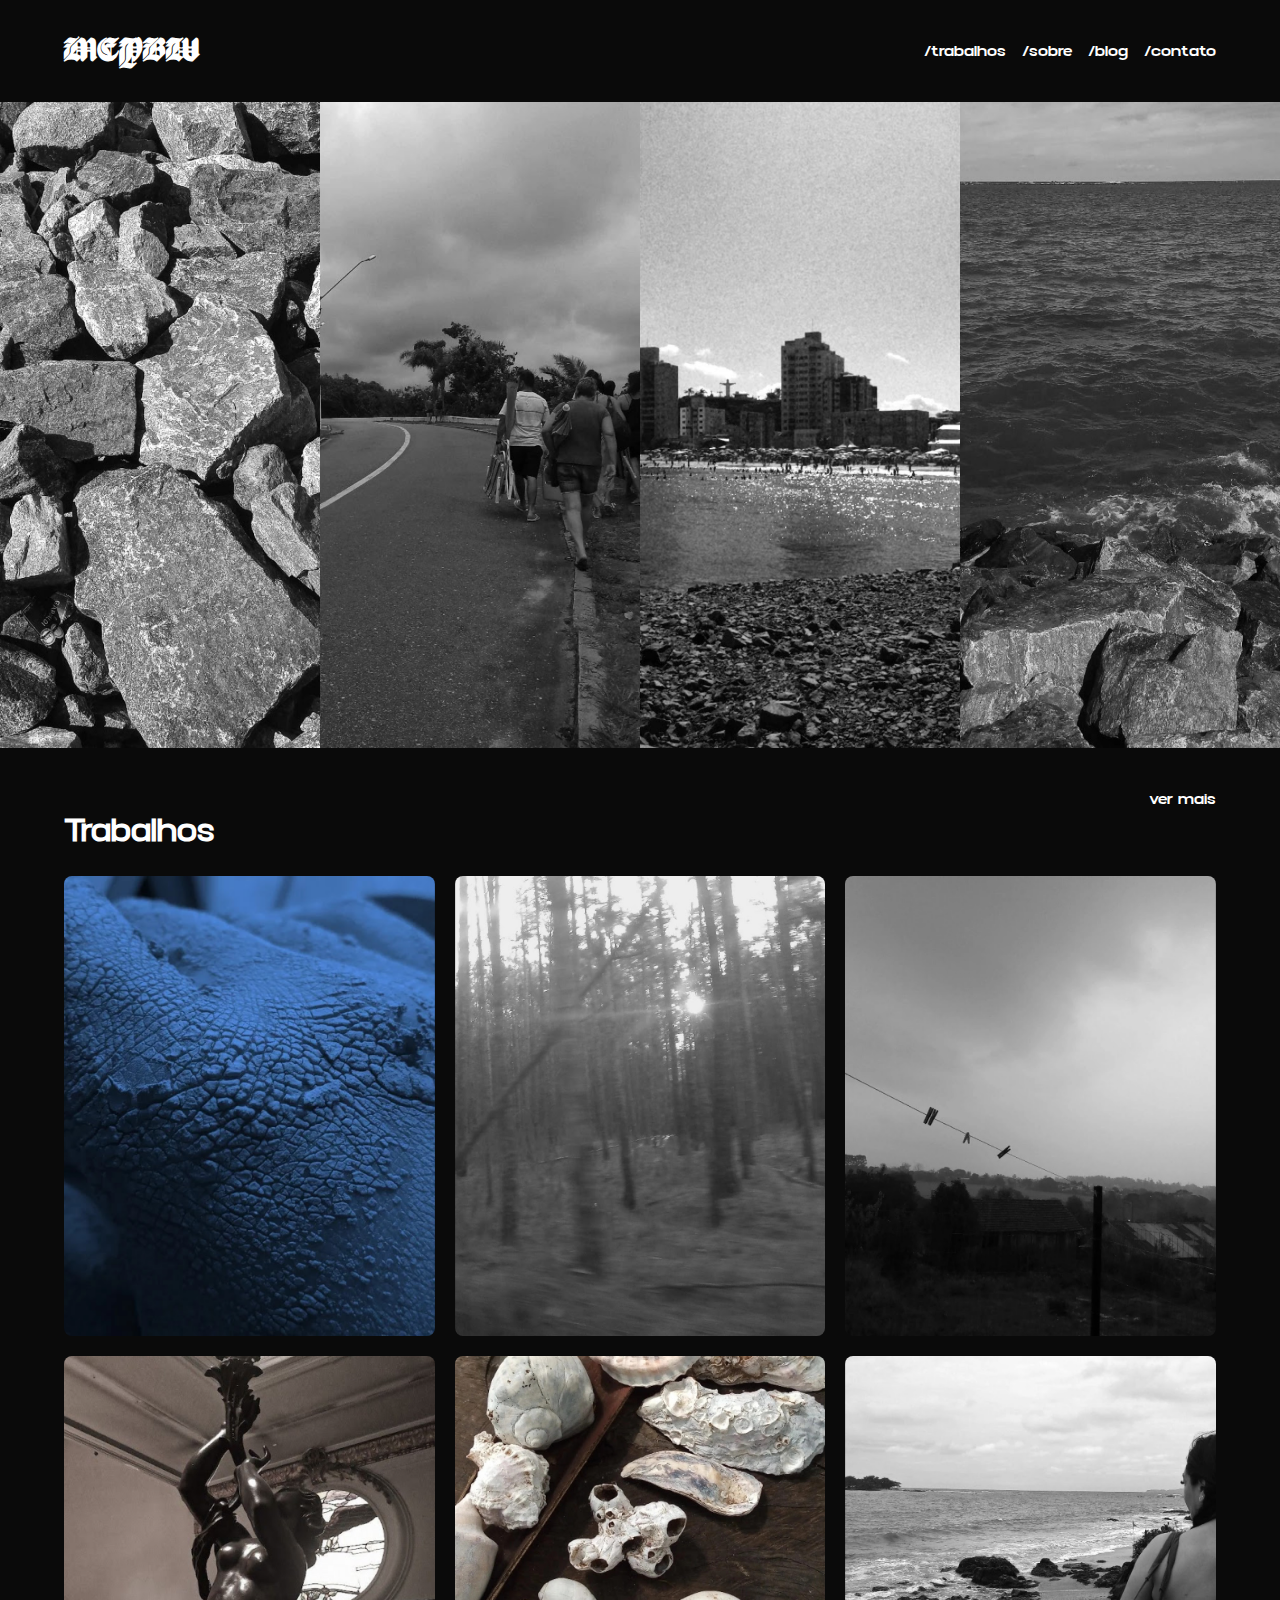
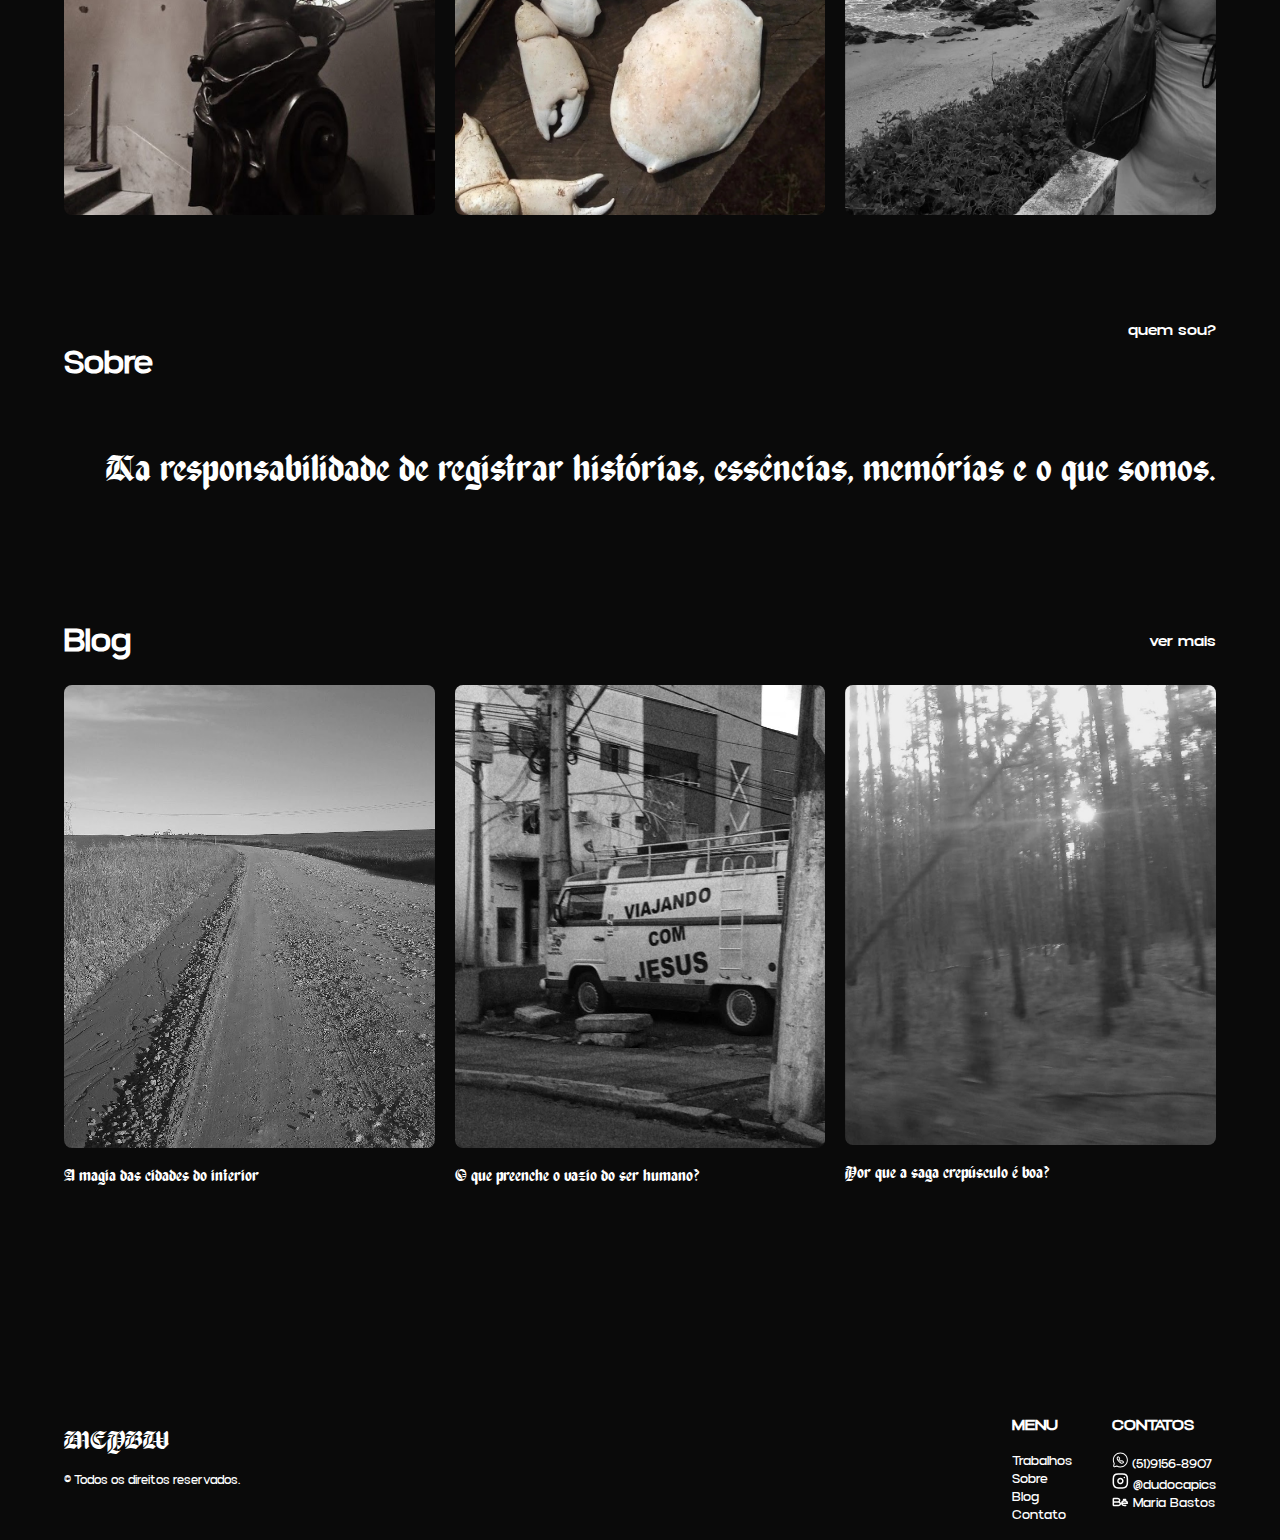
<file: index.html>
<!DOCTYPE html>
<html lang="pt-BR">

<head>
  <meta charset="UTF-8" />
  <meta name="viewport" content="width=device-width, initial-scale=1.0" />
  <link rel="stylesheet" href="./styles/default.css" />
  <link rel="stylesheet" href="./styles/home.css" />
  <title>Início | MEPBW</title>
</head>

<body>
  <!-- Botão voltar ao topo -->
  <button class="bottomtop">
    <img src="./styles/images/top.svg" />
  </button>

  <!-- CABEÇALHO/NAVBAR -->
  <header id="header">
    <h1 class="reanimation"><a href="./home.html" class="hover">MEPBW</a></h1>
    <nav id="nav">
      <button id="btn-mobile">
        <img src="./styles/menu_hamburguer.svg" alt="menu hamburguer" />
      </button>
      <ul class="grovericMedium" id="menu">
        <li><a href="./trabalhos.html" class="hover">/trabalhos</a></li>
        <li><a href="./sobre.html" class="hover">/sobre</a></li>
        <li><a href="./blog.html" class="hover">/blog</a></li>
        <li><a href="./contato.html" class="hover">/contato</a></li>
      </ul>
    </nav>
  </header>

  <!-- BANNER DA PÁGINA -->
  <section class="banner">
    <img src="./styles/images/banner1.png" />
    <img src="./styles/images/banner2.png" />
    <img src="./styles/images/banner3.png" />
    <img src="./styles/images/banner4.png" />
  </section>

  <main id="conteudo">

    <!-- TRABALHOS -->
    <section class="work">
      <div class="header">
        <h1 class="grovericRegular">Trabalhos</h1>
        <a class="grovericMedium hover" href="./trabalhos.html">ver mais</a>
      </div>

      <div class="items">
        <img src="./styles/images/trabalho1.png" class="animation" />
        <img src="./styles/images/trabalho2.png" class="animation" />
        <img src="./styles/images/trabalho3.png" class="animation" />
        <img src="./styles/images/trabalho4.png" class="animation" />
        <img src="./styles/images/trabalho5.png" class="animation" />
        <img src="./styles/images/trabalho6.png" class="animation" />
      </div>
    </section>

    <!-- SOBRE -->
    <section class="about">
      <div class="header">
        <h1 class="grovericRegular">Sobre</h1>
        <a class="grovericMedium hover" href="./sobre.html">quem sou?</a>
      </div>
      <p class="reanimation text-white hover">
        Na responsabilidade de registrar histórias, essências, memórias
        e o que somos.
      </p>
    </section>

    <!-- BLOG -->
    <section class="blog">
      <div class="header">
        <h1 class="grovericRegular">Blog</h1>
        <a class="grovericMedium hover" href="./sobre.html">ver mais</a>
      </div>

      <div class="items">
        <div>
          <a href="./post1.html">
            <img src="./styles/images/blog1.png" class="zoom" />
            <p class="reanimation hover text-white">A magia das cidades do interior</p>
          </a>
        </div>

        <div>
          <a href="./post2.html">
            <img src="./styles/images/blog2.png" class="zoom" />
            <p class="reanimation hover text-white">O que preenche o vazio do ser humano?</p>
          </a>
        </div>

        <div>
          <a href="./post3.html">
            <img src="./styles/images/trabalho2.png" class="zoom" />
            <p class="reanimation hover text-white">Por que a saga crepúsculo é boa?</p>
          </a>
        </div>
      </div>
    </section>
  </main>

  <!-- RODAPÉ -->
  <footer class="rodape">
    <div class="logoRodape">
      <a class="reanimation hover">MEPBW</a>
      <p class="grovericRegular text-white">© Todos os direitos reservados.</p>
    </div>

    <div class="menuRodape">
      <ul class="grovericRegular listaRodape">
        <li>
          <h2>MENU</h2>
        </li>
        <li><a href="./trabalhos.html" class="hover">Trabalhos</a></li>
        <li><a href="./sobre.html" class="hover">Sobre</a></li>
        <li><a href="./blog.html" class="hover">Blog</a></li>
        <li><a href="./contato.html" class="hover">Contato</a></li>
      </ul>

      <ul class="grovericRegular listaRodape">
        <li>
          <h2>CONTATOS</h2>
        </li>
        <li>
          <a href="https://api.whatsapp.com/send?phone=5551991568907" target="_blank" rel="noopener noreferrer"
            class="hover">
            <img src="./styles/images/zap.svg"> (51)9156-8907
          </a>
        </li>
        <li>
          <a href="https://www.instagram.com/dudocapics/" target="_blank" rel="noopener noreferrer" class="hover">
            <img src="./styles/images/insta.svg"> @dudocapics
          </a>
        </li>
        <li>
          <a href="https://www.behance.net/mariabastos11" target="_blank" rel="noopener noreferrer" class="hover">
            <img src="./styles/images/behance.svg"> Maria Bastos</a>
          </a>
        </li>
      </ul>
    </div>
  </footer>

  <script src="./js/default.js"></script>
</body>

</html>
</file>
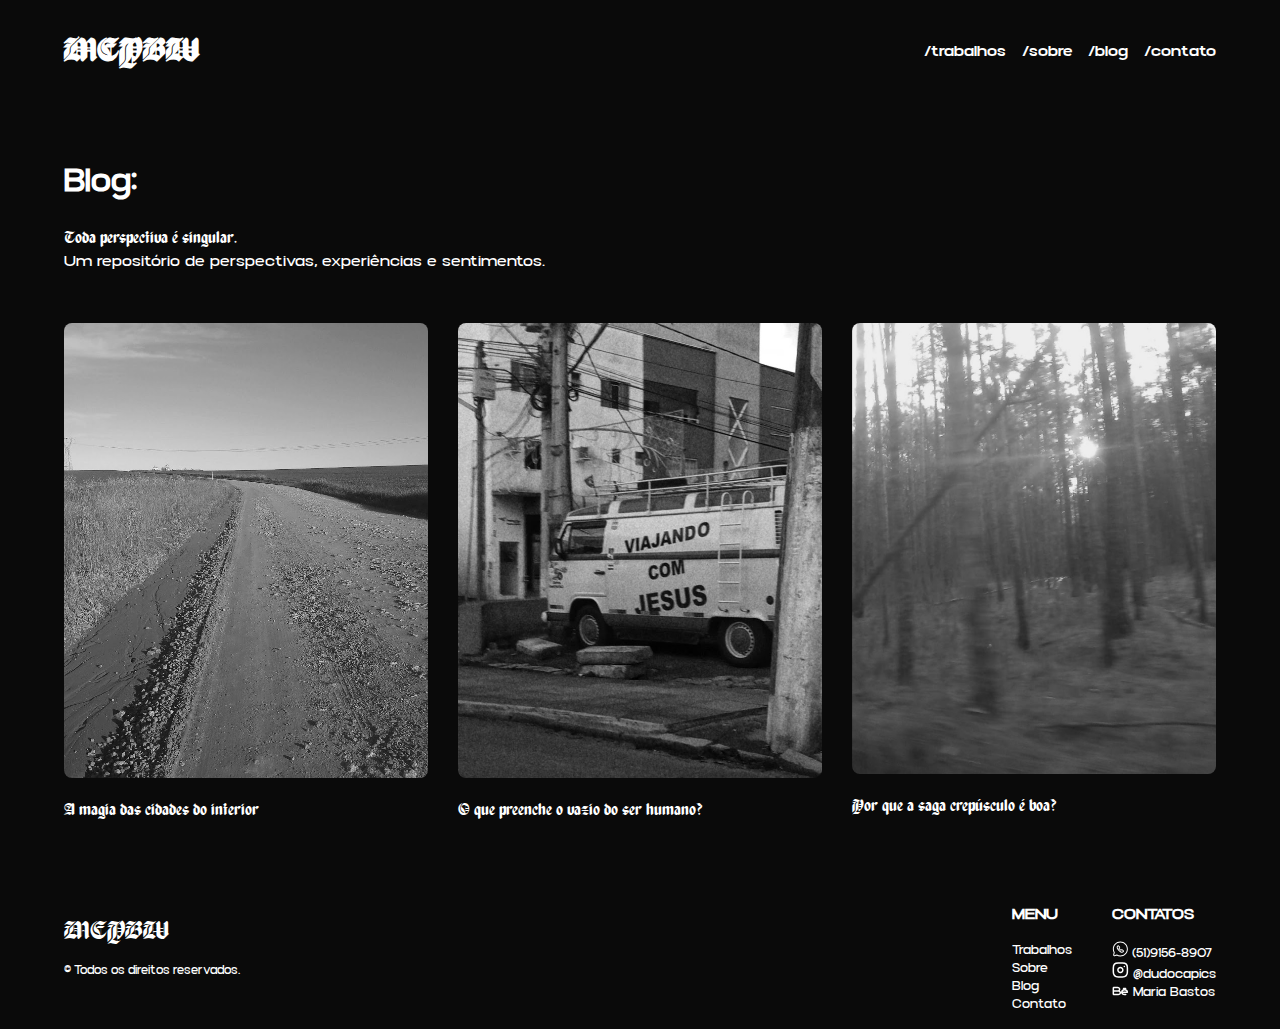
<file: blog.html>
<!DOCTYPE html>
<html lang="pt-BR">

<head>
  <meta charset="UTF-8">
  <meta name="viewport" content="width=device-width, initial-scale=1.0">
  <link rel="stylesheet" href="./styles/default.css">
  <link rel="stylesheet" href="./styles/blog.css">
  <title>Blog | MEPBW</title>
</head>

<body>
  <!-- Botão voltar ao topo -->
  <button class="bottomtop">
    <img src="./styles/images/top.svg" />
  </button>

  <!-- CABEÇALHO/NAVBAR -->
  <header id="header">
    <h1 class="reanimation"><a href="./home.html" class="hover">MEPBW</a></h1>
    <nav id="nav">
      <button id="btn-mobile">
        <img src="./styles/menu_hamburguer.svg" alt="menu hamburguer" />
      </button>
      <ul class="grovericMedium" id="menu">
        <li><a href="./trabalhos.html" class="hover">/trabalhos</a></li>
        <li><a href="./sobre.html" class="hover">/sobre</a></li>
        <li><a href="./blog.html" class="hover">/blog</a></li>
        <li><a href="./contato.html" class="hover">/contato</a></li>
      </ul>
    </nav>
  </header>

  <!-- CONTEÚDO -->
  <main id="conteudo">
    <section class="blog">
      <div class="header">
        <h1 class="grovericRegular">Blog:</h1>
        <a class="reanimation hover">Toda perspectiva é singular.</a>
        <a class="grovericRegular hover">Um repositório de perspectivas, experiências e sentimentos.</a>
      </div>

      <div class="items">
        <div>
          <a href="./post1.html">
            <img src="./styles/images/blog1.png" class="zoom" />
            <p class="reanimation hover text-white">A magia das cidades do interior</p>
          </a>
        </div>

        <div>
          <a href="./post2.html">
            <img src="./styles/images/blog2.png" class="zoom" />
            <p class="reanimation hover">O que preenche o vazio do ser humano?</p>
          </a>
        </div>

        <div>
          <a href="./post3.html">
            <img src="./styles/images/trabalho2.png" class="zoom" />
            <p class="reanimation hover">Por que a saga crepúsculo é boa?</p>
          </a>
        </div>
      </div>
    </section>
  </main>

  <!-- RODAPÉ -->
  <footer class="rodape">
    <div class="logoRodape">
      <a class="reanimation hover">MEPBW</a>
      <p class="grovericRegular text-white">© Todos os direitos reservados.</p>
    </div>

    <div class="menuRodape">
      <ul class="grovericRegular listaRodape">
        <li>
          <h2>MENU</h2>
        </li>
        <li><a href="./trabalhos.html" class="hover">Trabalhos</a></li>
        <li><a href="./sobre.html" class="hover">Sobre</a></li>
        <li><a href="./blog.html" class="hover">Blog</a></li>
        <li><a href="./contato.html" class="hover">Contato</a></li>
      </ul>

      <ul class="grovericRegular listaRodape">
        <li>
          <h2>CONTATOS</h2>
        </li>
        <li>
          <a href="https://api.whatsapp.com/send?phone=5551991568907" target="_blank" rel="noopener noreferrer"
            class="hover">
            <img src="./styles/images/zap.svg"> (51)9156-8907
          </a>
        </li>
        <li>
          <a href="https://www.instagram.com/dudocapics/" target="_blank" rel="noopener noreferrer" class="hover">
            <img src="./styles/images/insta.svg"> @dudocapics
          </a>
        </li>
        <li>
          <a href="https://www.behance.net/mariabastos11" target="_blank" rel="noopener noreferrer" class="hover">
            <img src="./styles/images/behance.svg"> Maria Bastos</a>
          </a>
        </li>
      </ul>
    </div>
  </footer>

  <script src="./js/default.js"></script>
</body>

</html>
</file>
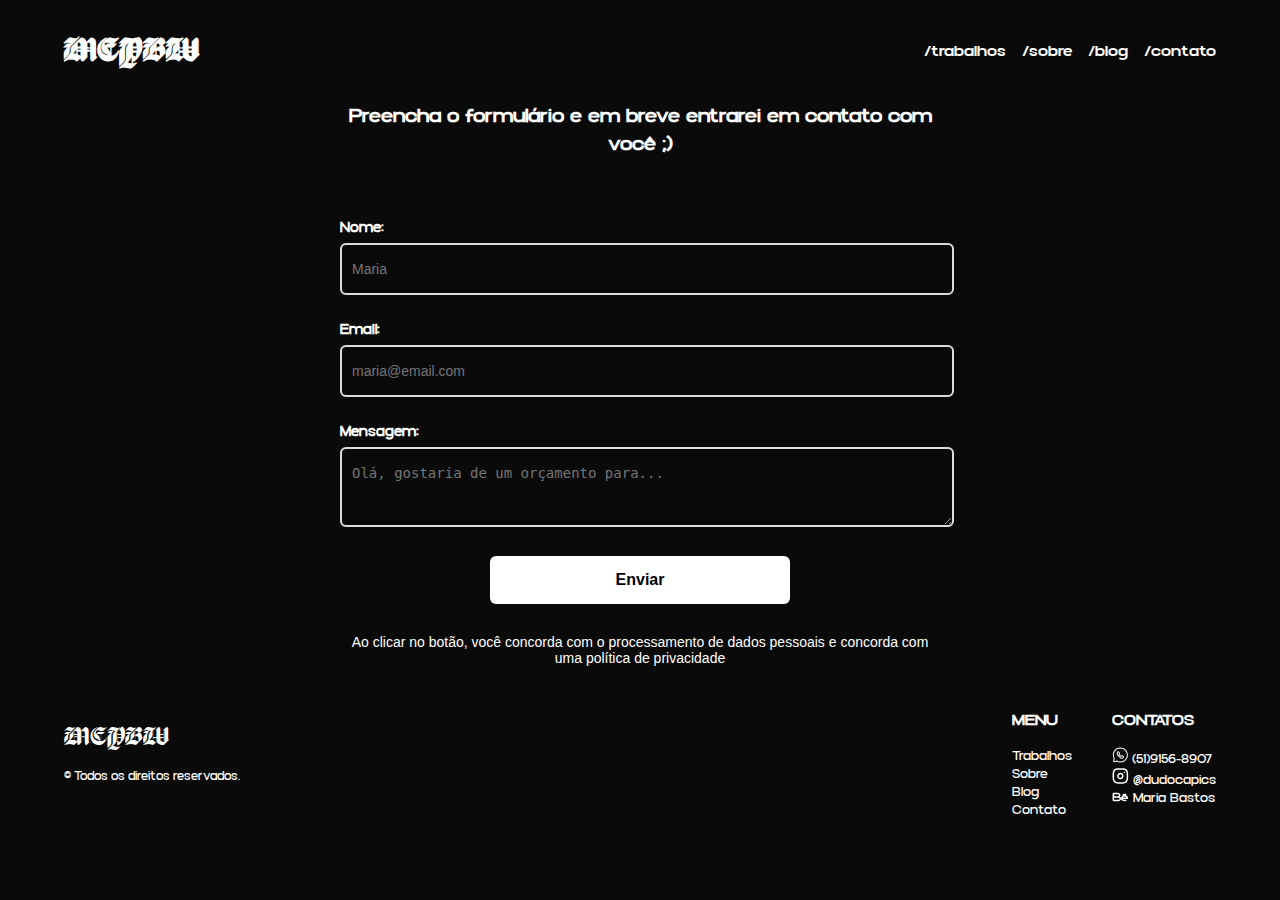
<file: contato.html>
<!DOCTYPE html>
<html lang="pt-BR">

<head>
  <meta charset="UTF-8" />
  <meta name="viewport" content="width=device-width, initial-scale=1.0" />
  <link rel="stylesheet" href="./styles/default.css">
  <link rel="stylesheet" href="./styles/contato.css">
  <title>Contato | MEPBW</title>
</head>

<body>
  <!-- Botão voltar ao topo -->
  <button class="bottomtop">
    <img src="./styles/images/top.svg" />
  </button>

  <!-- CABEÇALHO/NAVBAR -->
  <header id="header">
    <h1 class="reanimation"><a href="./home.html" class="hover">MEPBW</a></h1>
    <nav id="nav">
      <button id="btn-mobile">
        <img src="./styles/menu_hamburguer.svg" alt="menu hamburguer" />
      </button>
      <ul class="grovericMedium" id="menu">
        <li><a href="./trabalhos.html" class="hover">/trabalhos</a></li>
        <li><a href="./sobre.html" class="hover">/sobre</a></li>
        <li><a href="./blog.html" class="hover">/blog</a></li>
        <li><a href="./contato.html" class="hover">/contato</a></li>
      </ul>
    </nav>
  </header>

  <!-- CONTEÚDO -->
  <main id="conteudo">
    <section id="contato">
      <div class="backgroundForm">
        <a class="grovericRegular">Preencha o formulário e em breve entrarei em contato com você ;)</a>
        <form>
          <div class="nameForm">
            <label for="nome" class="grovericRegular">Nome:</label><br>
            <input type="text" id="nome" name="nome" placeholder="Maria" onfocus="trocaFundo()">
          </div>

          <div class="emailForm">
            <label for="email" class="grovericRegular">Email:</label><br>
            <input type="email" id="email" name="email" placeholder="maria@email.com" onfocus="trocaFundo()">
          </div>

          <div class="mensagemForm">
            <label for="mensagem" class="grovericRegular">Mensagem:</label><br>
            <textarea id="mensagem" name="mensagem" placeholder="Olá, gostaria de um orçamento para..."
              onfocus="trocaFundo()"></textarea>
          </div>

          <input type="submit" id="enviar" value="Enviar">
        </form>

        <p class="politica">Ao clicar no botão, você concorda com o processamento de dados pessoais e concorda com uma
          política de privacidade
        </p>
      </div>
    </section>
  </main>

  <!-- RODAPÉ -->
  <footer class="rodape">
    <div class="logoRodape">
      <a class="reanimation hover">MEPBW</a>
      <p class="grovericRegular text-white">© Todos os direitos reservados.</p>
    </div>

    <div class="menuRodape">
      <ul class="grovericRegular listaRodape">
        <li>
          <h2>MENU</h2>
        </li>
        <li><a href="./trabalhos.html" class="hover">Trabalhos</a></li>
        <li><a href="./sobre.html" class="hover">Sobre</a></li>
        <li><a href="./blog.html" class="hover">Blog</a></li>
        <li><a href="./contato.html" class="hover">Contato</a></li>
      </ul>

      <ul class="grovericRegular listaRodape">
        <li>
          <h2>CONTATOS</h2>
        </li>
        <li>
          <a href="https://api.whatsapp.com/send?phone=5551991568907" target="_blank" rel="noopener noreferrer"
            class="hover">
            <img src="./styles/images/zap.svg"> (51)9156-8907
          </a>
        </li>
        <li>
          <a href="https://www.instagram.com/dudocapics/" target="_blank" rel="noopener noreferrer" class="hover">
            <img src="./styles/images/insta.svg"> @dudocapics
          </a>
        </li>
        <li>
          <a href="https://www.behance.net/mariabastos11" target="_blank" rel="noopener noreferrer" class="hover">
            <img src="./styles/images/behance.svg"> Maria Bastos</a>
          </a>
        </li>
      </ul>
    </div>
  </footer>

  <script src="./js/default.js"></script>
</body>

</html>
</file>
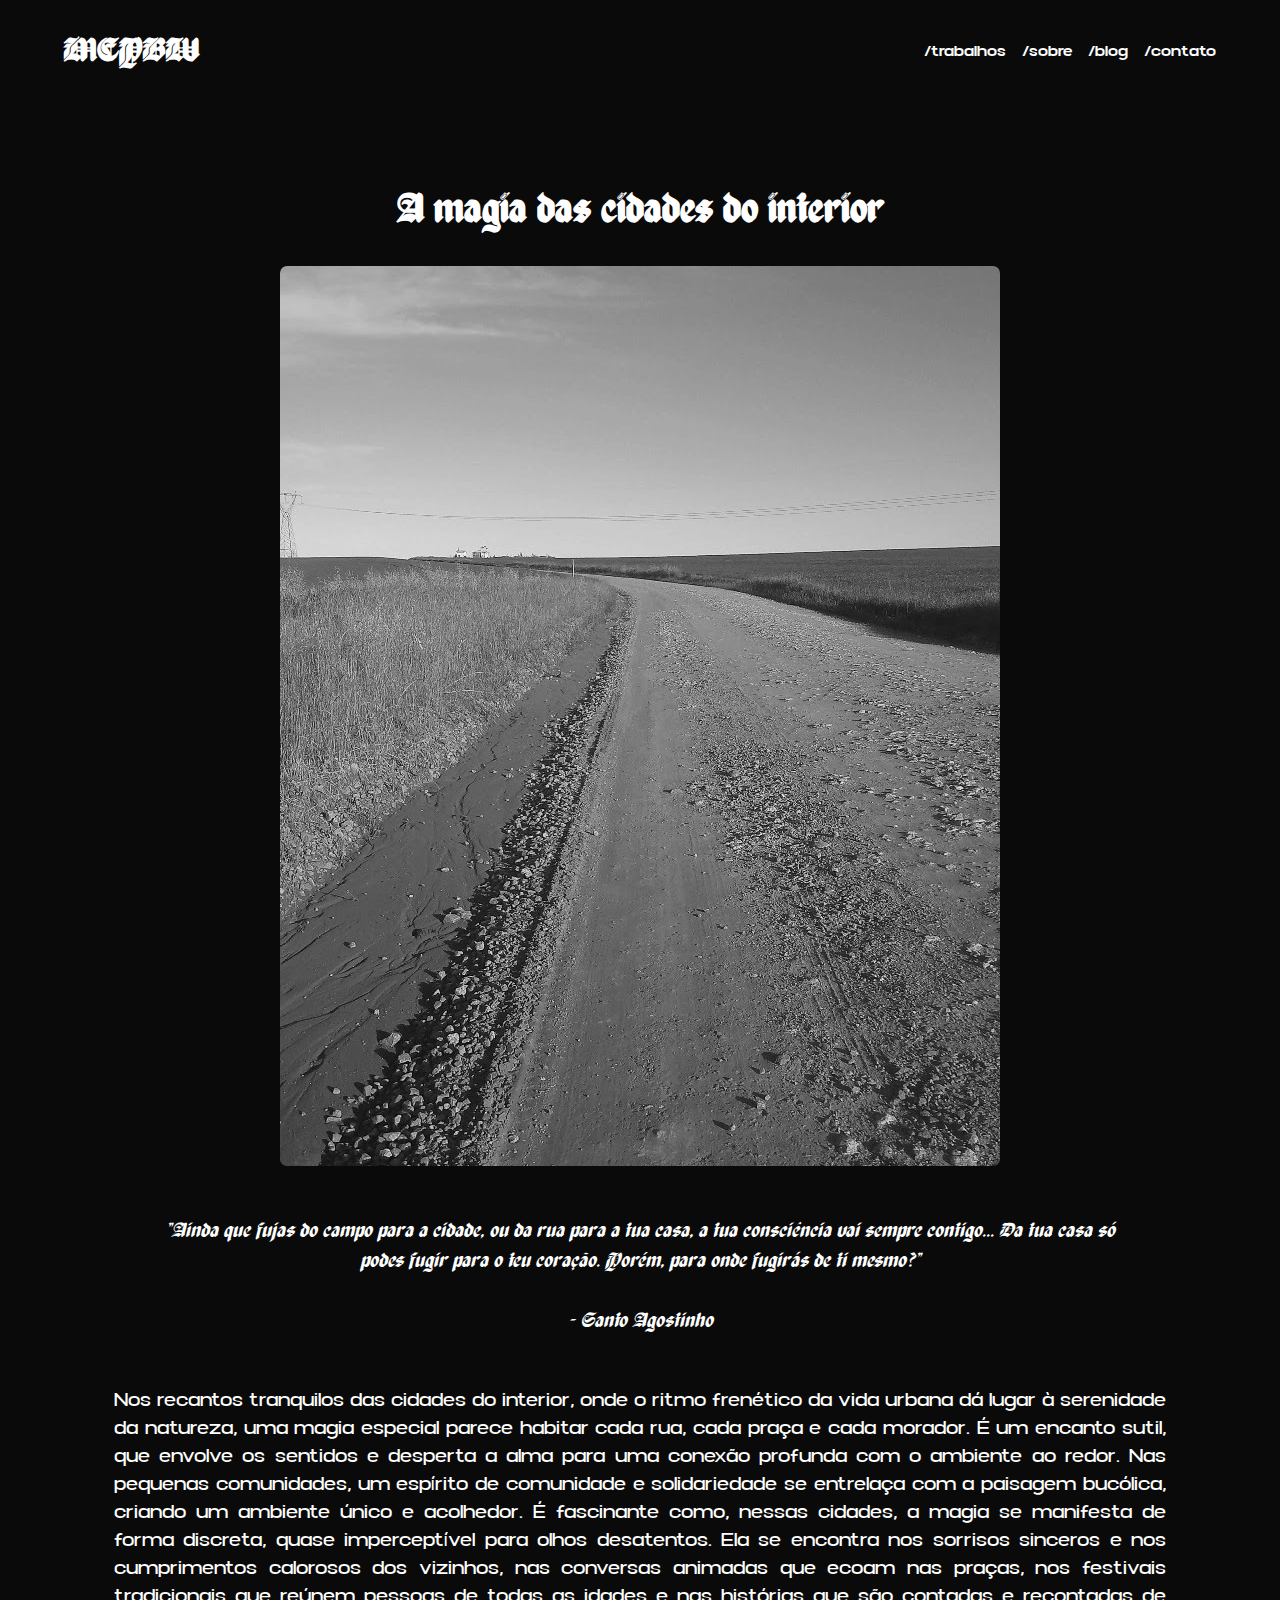
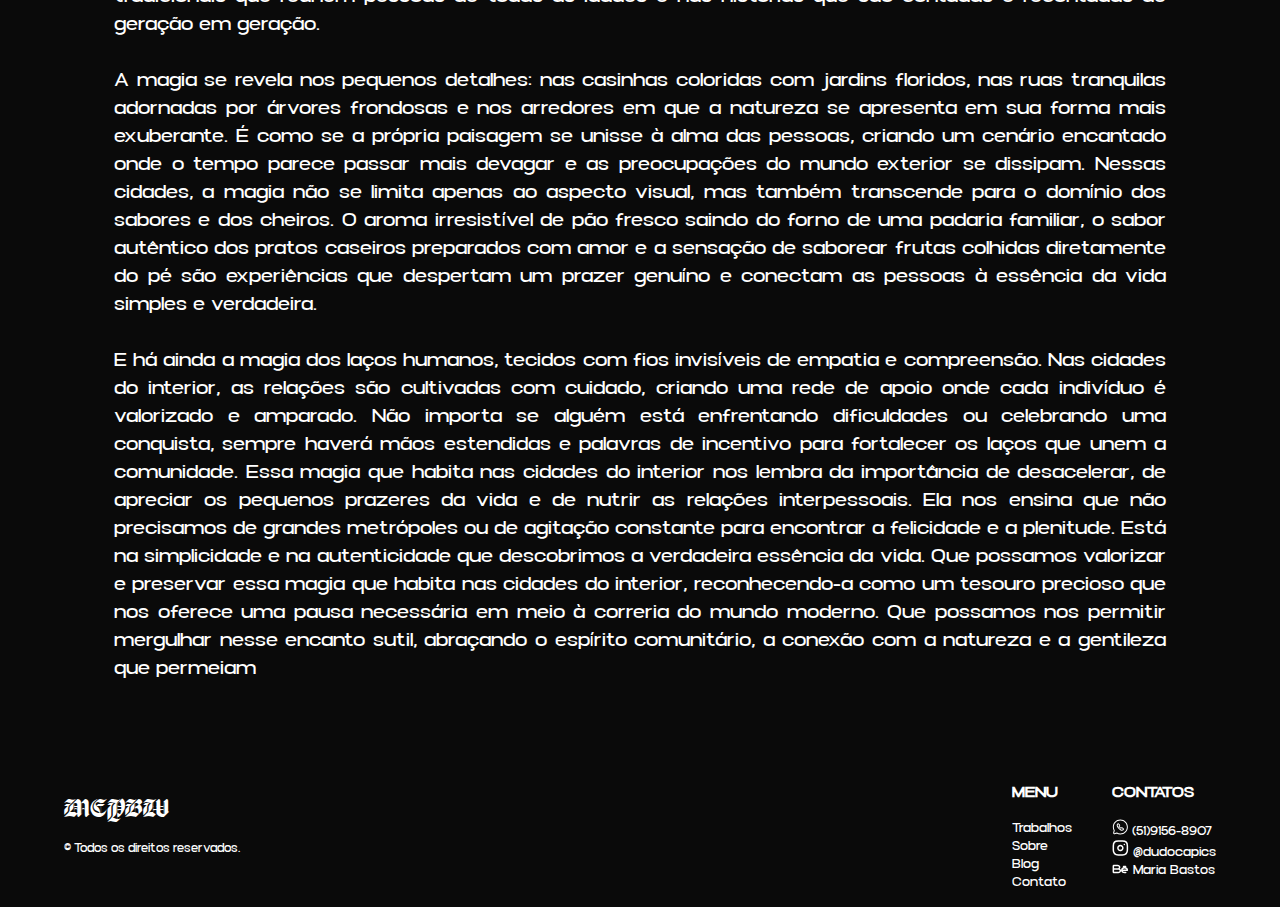
<file: post1.html>
<!DOCTYPE html>
<html lang="pt-BR">

<head>
  <meta charset="UTF-8" />
  <meta name="viewport" content="width=device-width, initial-scale=1.0" />
  <link rel="stylesheet" href="./styles/default.css" />
  <link rel="stylesheet" href="./styles/post.css" />
  <title>A magia das cidades do interior | MEPBW</title>
</head>

<body>
  <!-- Botão voltar ao topo -->
  <button class="bottomtop">
    <img src="./styles/images/top.svg" />
  </button>

  <!-- CABEÇALHO/NAVBAR -->
  <header id="header">
    <h1 class="reanimation"><a href="./home.html" class="hover">MEPBW</a></h1>
    <nav id="nav">
      <button id="btn-mobile">
        <img src="./styles/menu_hamburguer.svg" alt="menu hamburguer" />
      </button>
      <ul class="grovericMedium" id="menu">
        <li><a href="./trabalhos.html" class="hover">/trabalhos</a></li>
        <li><a href="./sobre.html" class="hover">/sobre</a></li>
        <li><a href="./blog.html" class="hover">/blog</a></li>
        <li><a href="./contato.html" class="hover">/contato</a></li>
      </ul>
    </nav>
  </header>

  <!-- CONTEÚDO -->
  <main id="conteudo">
    <section class="content">
      <h1 class="reanimation" id="title">A magia das cidades do interior</h1>

      <img src="./styles/images/blog1.png" />
      <p class="reanimation citacao hover">
        "Ainda que fujas do campo para a cidade, ou da rua para a tua casa, a
        tua consciência vai sempre contigo... Da tua casa só podes fugir para o
        teu coração. Porém, para onde fugirás de ti mesmo?"
        <br><br>
        - Santo Agostinho
      </p>
      <p class="grovericRegular autoral">
        Nos recantos tranquilos das cidades do interior, onde o ritmo frenético
        da vida urbana dá lugar à serenidade da natureza, uma magia especial
        parece habitar cada rua, cada praça e cada morador. É um encanto sutil,
        que envolve os sentidos e desperta a alma para uma conexão profunda com
        o ambiente ao redor. Nas pequenas comunidades, um espírito de comunidade
        e solidariedade se entrelaça com a paisagem bucólica, criando um
        ambiente único e acolhedor. É fascinante como, nessas cidades, a magia
        se manifesta de forma discreta, quase imperceptível para olhos
        desatentos. Ela se encontra nos sorrisos sinceros e nos cumprimentos
        calorosos dos vizinhos, nas conversas animadas que ecoam nas praças, nos
        festivais tradicionais que reúnem pessoas de todas as idades e nas
        histórias que são contadas e recontadas de geração em geração.

        <br><br>
        A magia se revela nos pequenos detalhes: nas casinhas coloridas com jardins
        floridos, nas ruas tranquilas adornadas por árvores frondosas e nos
        arredores em que a natureza se apresenta em sua forma mais exuberante. É
        como se a própria paisagem se unisse à alma das pessoas, criando um
        cenário encantado onde o tempo parece passar mais devagar e as
        preocupações do mundo exterior se dissipam. Nessas cidades, a magia não
        se limita apenas ao aspecto visual, mas também transcende para o domínio
        dos sabores e dos cheiros. O aroma irresistível de pão fresco saindo do
        forno de uma padaria familiar, o sabor autêntico dos pratos caseiros
        preparados com amor e a sensação de saborear frutas colhidas diretamente
        do pé são experiências que despertam um prazer genuíno e conectam as
        pessoas à essência da vida simples e verdadeira.

        <br><br>
        E há ainda a magia dos laços humanos, tecidos com fios invisíveis de empatia e compreensão. Nas
        cidades do interior, as relações são cultivadas com cuidado, criando uma
        rede de apoio onde cada indivíduo é valorizado e amparado. Não importa
        se alguém está enfrentando dificuldades ou celebrando uma conquista,
        sempre haverá mãos estendidas e palavras de incentivo para fortalecer os
        laços que unem a comunidade. Essa magia que habita nas cidades do
        interior nos lembra da importância de desacelerar, de apreciar os
        pequenos prazeres da vida e de nutrir as relações interpessoais. Ela nos
        ensina que não precisamos de grandes metrópoles ou de agitação constante
        para encontrar a felicidade e a plenitude. Está na simplicidade e na
        autenticidade que descobrimos a verdadeira essência da vida. Que
        possamos valorizar e preservar essa magia que habita nas cidades do
        interior, reconhecendo-a como um tesouro precioso que nos oferece uma
        pausa necessária em meio à correria do mundo moderno. Que possamos nos
        permitir mergulhar nesse encanto sutil, abraçando o espírito
        comunitário, a conexão com a natureza e a gentileza que permeiam
      </p>
    </section>
  </main>

  <!-- RODAPÉ -->
  <footer class="rodape">
    <div class="logoRodape">
      <a class="reanimation hover">MEPBW</a>
      <p class="grovericRegular text-white">© Todos os direitos reservados.</p>
    </div>

    <div class="menuRodape">
      <ul class="grovericRegular listaRodape">
        <li>
          <h2>MENU</h2>
        </li>
        <li><a href="./trabalhos.html" class="hover">Trabalhos</a></li>
        <li><a href="./sobre.html" class="hover">Sobre</a></li>
        <li><a href="./blog.html" class="hover">Blog</a></li>
        <li><a href="./contato.html" class="hover">Contato</a></li>
      </ul>

      <ul class="grovericRegular listaRodape">
        <li>
          <h2>CONTATOS</h2>
        </li>
        <li>
          <a href="https://api.whatsapp.com/send?phone=5551991568907" target="_blank" rel="noopener noreferrer"
            class="hover">
            <img src="./styles/images/zap.svg"> (51)9156-8907
          </a>
        </li>
        <li>
          <a href="https://www.instagram.com/dudocapics/" target="_blank" rel="noopener noreferrer" class="hover">
            <img src="./styles/images/insta.svg"> @dudocapics
          </a>
        </li>
        <li>
          <a href="https://www.behance.net/mariabastos11" target="_blank" rel="noopener noreferrer" class="hover">
            <img src="./styles/images/behance.svg"> Maria Bastos</a>
          </a>
        </li>
      </ul>
    </div>
  </footer>

  <script src="./js/default.js"></script>
</body>

</html>
</file>
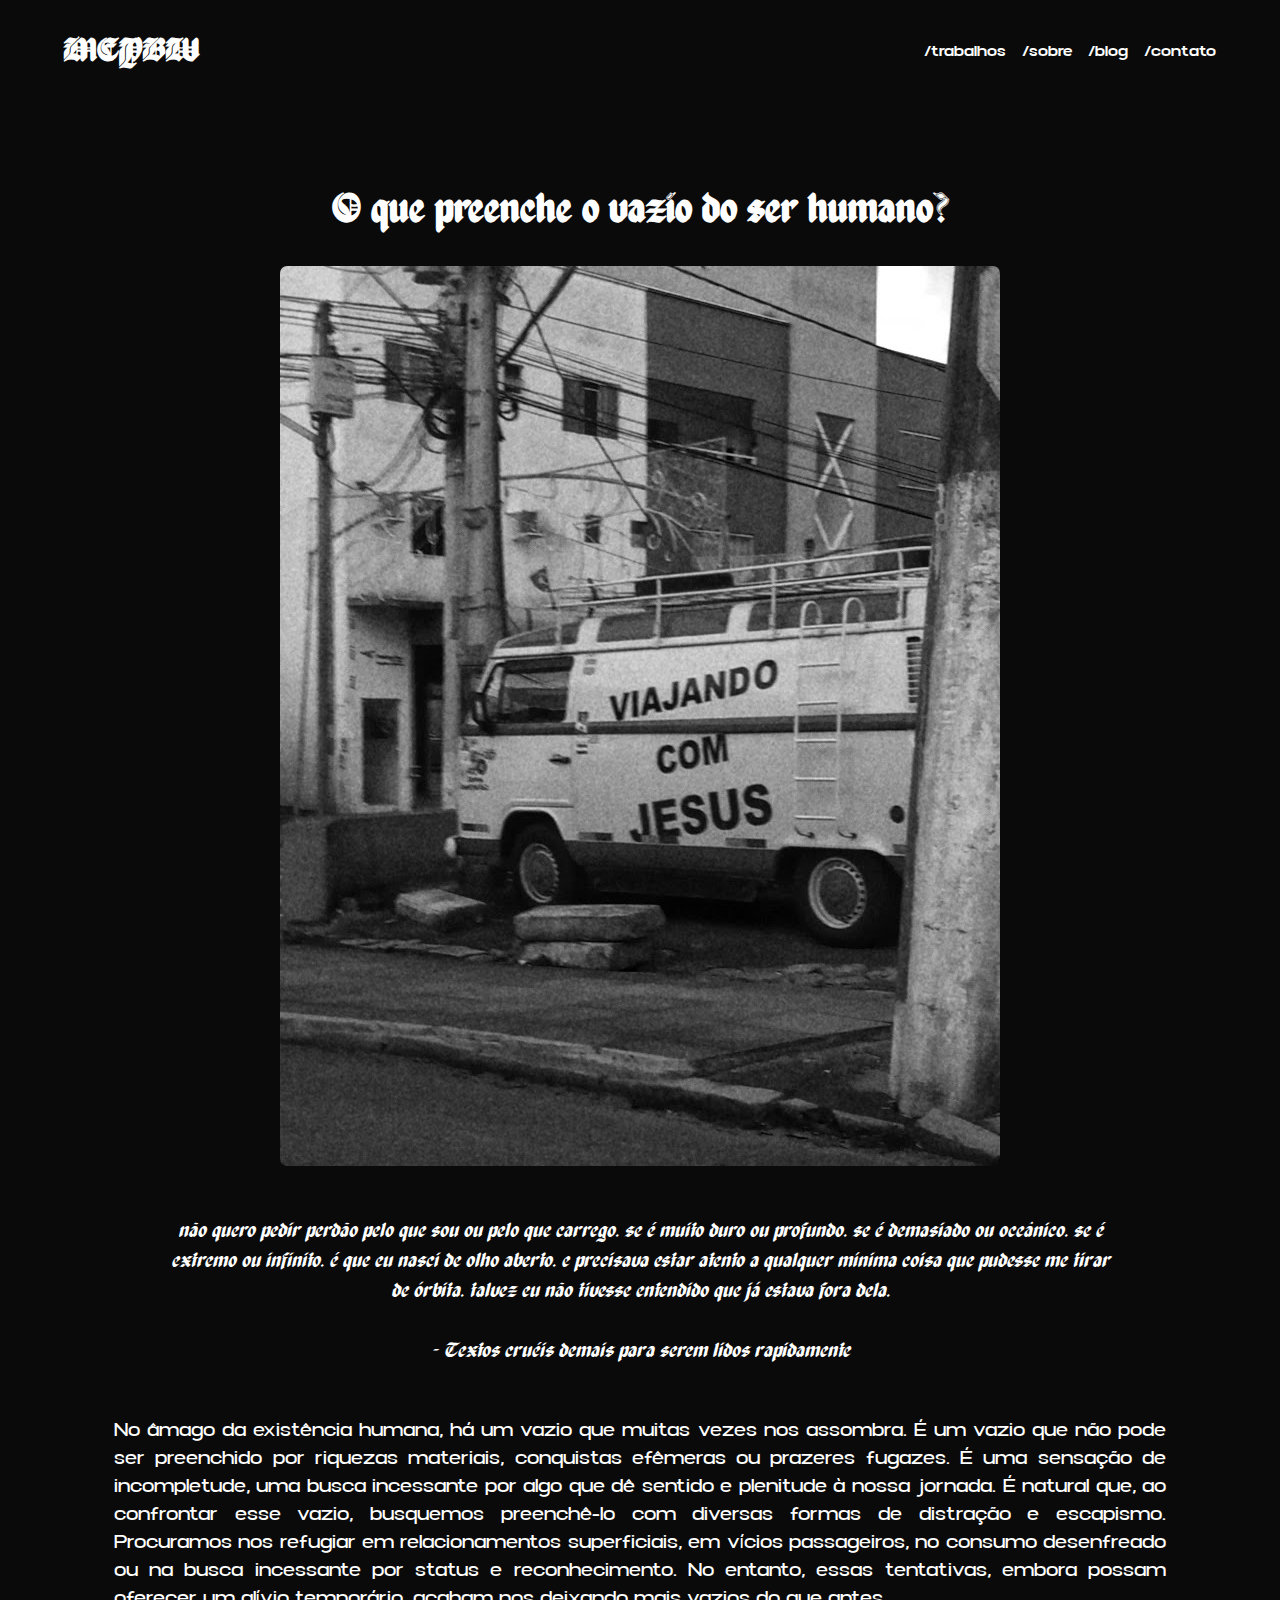
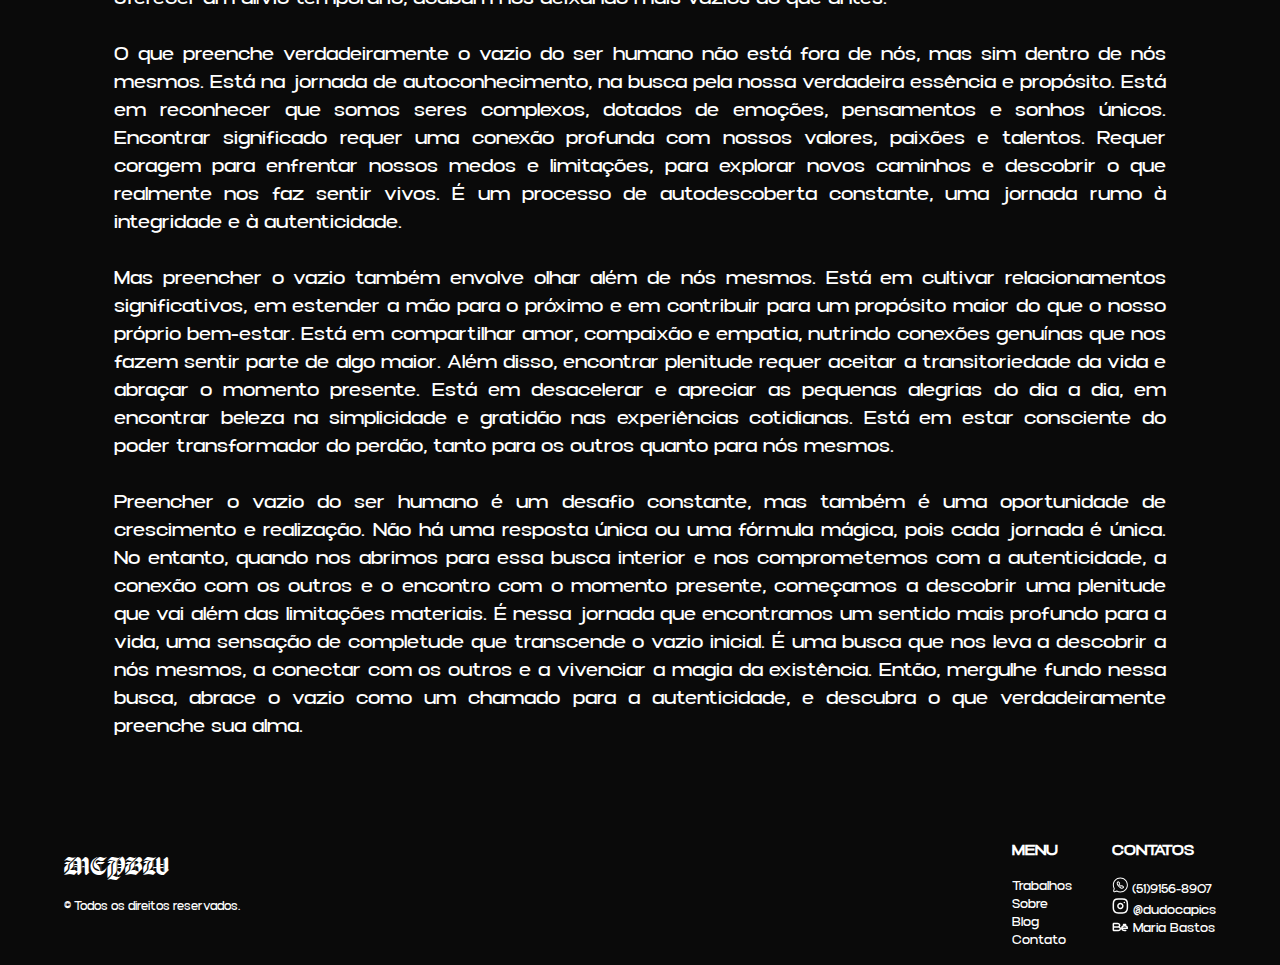
<file: post2.html>
<!DOCTYPE html>
<html lang="pt-BR">

<head>
  <meta charset="UTF-8" />
  <meta name="viewport" content="width=device-width, initial-scale=1.0" />
  <link rel="stylesheet" href="./styles/default.css" />
  <link rel="stylesheet" href="./styles/post.css" />
  <title>A magia das cidades do interior | MEPBW</title>
</head>

<body>
  <!-- Botão voltar ao topo -->
  <button class="bottomtop">
    <img src="./styles/images/top.svg" />
  </button>

  <!-- CABEÇALHO/NAVBAR -->
  <header id="header">
    <h1 class="reanimation"><a href="./home.html" class="hover">MEPBW</a></h1>
    <nav id="nav">
      <button id="btn-mobile">
        <img src="./styles/menu_hamburguer.svg" alt="menu hamburguer" />
      </button>
      <ul class="grovericMedium" id="menu">
        <li><a href="./trabalhos.html" class="hover">/trabalhos</a></li>
        <li><a href="./sobre.html" class="hover">/sobre</a></li>
        <li><a href="./blog.html" class="hover">/blog</a></li>
        <li><a href="./contato.html" class="hover">/contato</a></li>
      </ul>
    </nav>
  </header>

  <!-- CONTEÚDO -->
  <main id="conteudo">
    <section class="content">
      <h1 class="reanimation" id="title">O que preenche o vazio do ser humano?</h1>

      <img src="./styles/images/blog2.png" />
      <p class="reanimation citacao">
        não quero pedir perdão pelo que sou ou pelo que carrego. se é muito duro
        ou profundo. se é demasiado ou oceânico. se é extremo ou infinito. é que
        eu nasci de olho aberto. e precisava estar atento a qualquer mínima
        coisa que pudesse me tirar de órbita. talvez eu não tivesse entendido
        que já estava fora dela.
        <br><br>
        - Textos cruéis demais para serem lidos rapidamente
      </p>
      <p class="grovericRegular autoral">
        No âmago da existência humana, há um vazio que muitas vezes nos
        assombra. É um vazio que não pode ser preenchido por riquezas materiais,
        conquistas efêmeras ou prazeres fugazes. É uma sensação de incompletude,
        uma busca incessante por algo que dê sentido e plenitude à nossa
        jornada. É natural que, ao confrontar esse vazio, busquemos preenchê-lo
        com diversas formas de distração e escapismo. Procuramos nos refugiar em
        relacionamentos superficiais, em vícios passageiros, no consumo
        desenfreado ou na busca incessante por status e reconhecimento. No
        entanto, essas tentativas, embora possam oferecer um alívio temporário,
        acabam nos deixando mais vazios do que antes.

        <br /><br />
        O que preenche verdadeiramente o vazio do ser humano não está fora de
        nós, mas sim dentro de nós mesmos. Está na jornada de autoconhecimento,
        na busca pela nossa verdadeira essência e propósito. Está em reconhecer
        que somos seres complexos, dotados de emoções, pensamentos e sonhos
        únicos. Encontrar significado requer uma conexão profunda com nossos
        valores, paixões e talentos. Requer coragem para enfrentar nossos medos
        e limitações, para explorar novos caminhos e descobrir o que realmente
        nos faz sentir vivos. É um processo de autodescoberta constante, uma
        jornada rumo à integridade e à autenticidade.
        <br /><br />
        Mas preencher o vazio também envolve olhar além de nós mesmos. Está em
        cultivar relacionamentos significativos, em estender a mão para o
        próximo e em contribuir para um propósito maior do que o nosso próprio
        bem-estar. Está em compartilhar amor, compaixão e empatia, nutrindo
        conexões genuínas que nos fazem sentir parte de algo maior. Além disso,
        encontrar plenitude requer aceitar a transitoriedade da vida e abraçar o
        momento presente. Está em desacelerar e apreciar as pequenas alegrias do
        dia a dia, em encontrar beleza na simplicidade e gratidão nas
        experiências cotidianas. Está em estar consciente do poder transformador
        do perdão, tanto para os outros quanto para nós mesmos.
        <br /><br />
        Preencher o vazio do ser humano é um desafio constante, mas também é uma
        oportunidade de crescimento e realização. Não há uma resposta única ou
        uma fórmula mágica, pois cada jornada é única. No entanto, quando nos
        abrimos para essa busca interior e nos comprometemos com a
        autenticidade, a conexão com os outros e o encontro com o momento
        presente, começamos a descobrir uma plenitude que vai além das
        limitações materiais. É nessa jornada que encontramos um sentido mais
        profundo para a vida, uma sensação de completude que transcende o vazio
        inicial. É uma busca que nos leva a descobrir a nós mesmos, a conectar
        com os outros e a vivenciar a magia da existência. Então, mergulhe fundo
        nessa busca, abrace o vazio como um chamado para a autenticidade, e
        descubra o que verdadeiramente preenche sua alma.
      </p>
    </section>
  </main>

  <!-- RODAPÉ -->
  <footer class="rodape">
    <div class="logoRodape">
      <a class="reanimation">MEPBW</a>
      <p class="grovericRegular text-white">© Todos os direitos reservados.</p>
    </div>

    <div class="menuRodape">
      <ul class="grovericRegular listaRodape">
        <li>
          <h2>MENU</h2>
        </li>
        <li><a href="./trabalhos.html">Trabalhos</a></li>
        <li><a href="./sobre.html">Sobre</a></li>
        <li><a href="./blog.html">Blog</a></li>
        <li><a href="./contato.html">Contato</a></li>
      </ul>

      <ul class="grovericRegular listaRodape">
        <li>
          <h2>CONTATOS</h2>
        </li>
        <li>
          <a href="https://api.whatsapp.com/send?phone=5551991568907" target="_blank" rel="noopener noreferrer">
            <img src="./styles/images/zap.svg"> (51)9156-8907
          </a>
        </li>
        <li>
          <a href="https://www.instagram.com/dudocapics/" target="_blank" rel="noopener noreferrer">
            <img src="./styles/images/insta.svg"> @dudocapics
          </a>
        </li>
        <li>
          <a href="https://www.behance.net/mariabastos11" target="_blank" rel="noopener noreferrer">
            <img src="./styles/images/behance.svg"> Maria Bastos</a>
          </a>
        </li>
      </ul>
    </div>
  </footer>
</body>

</html>
</file>
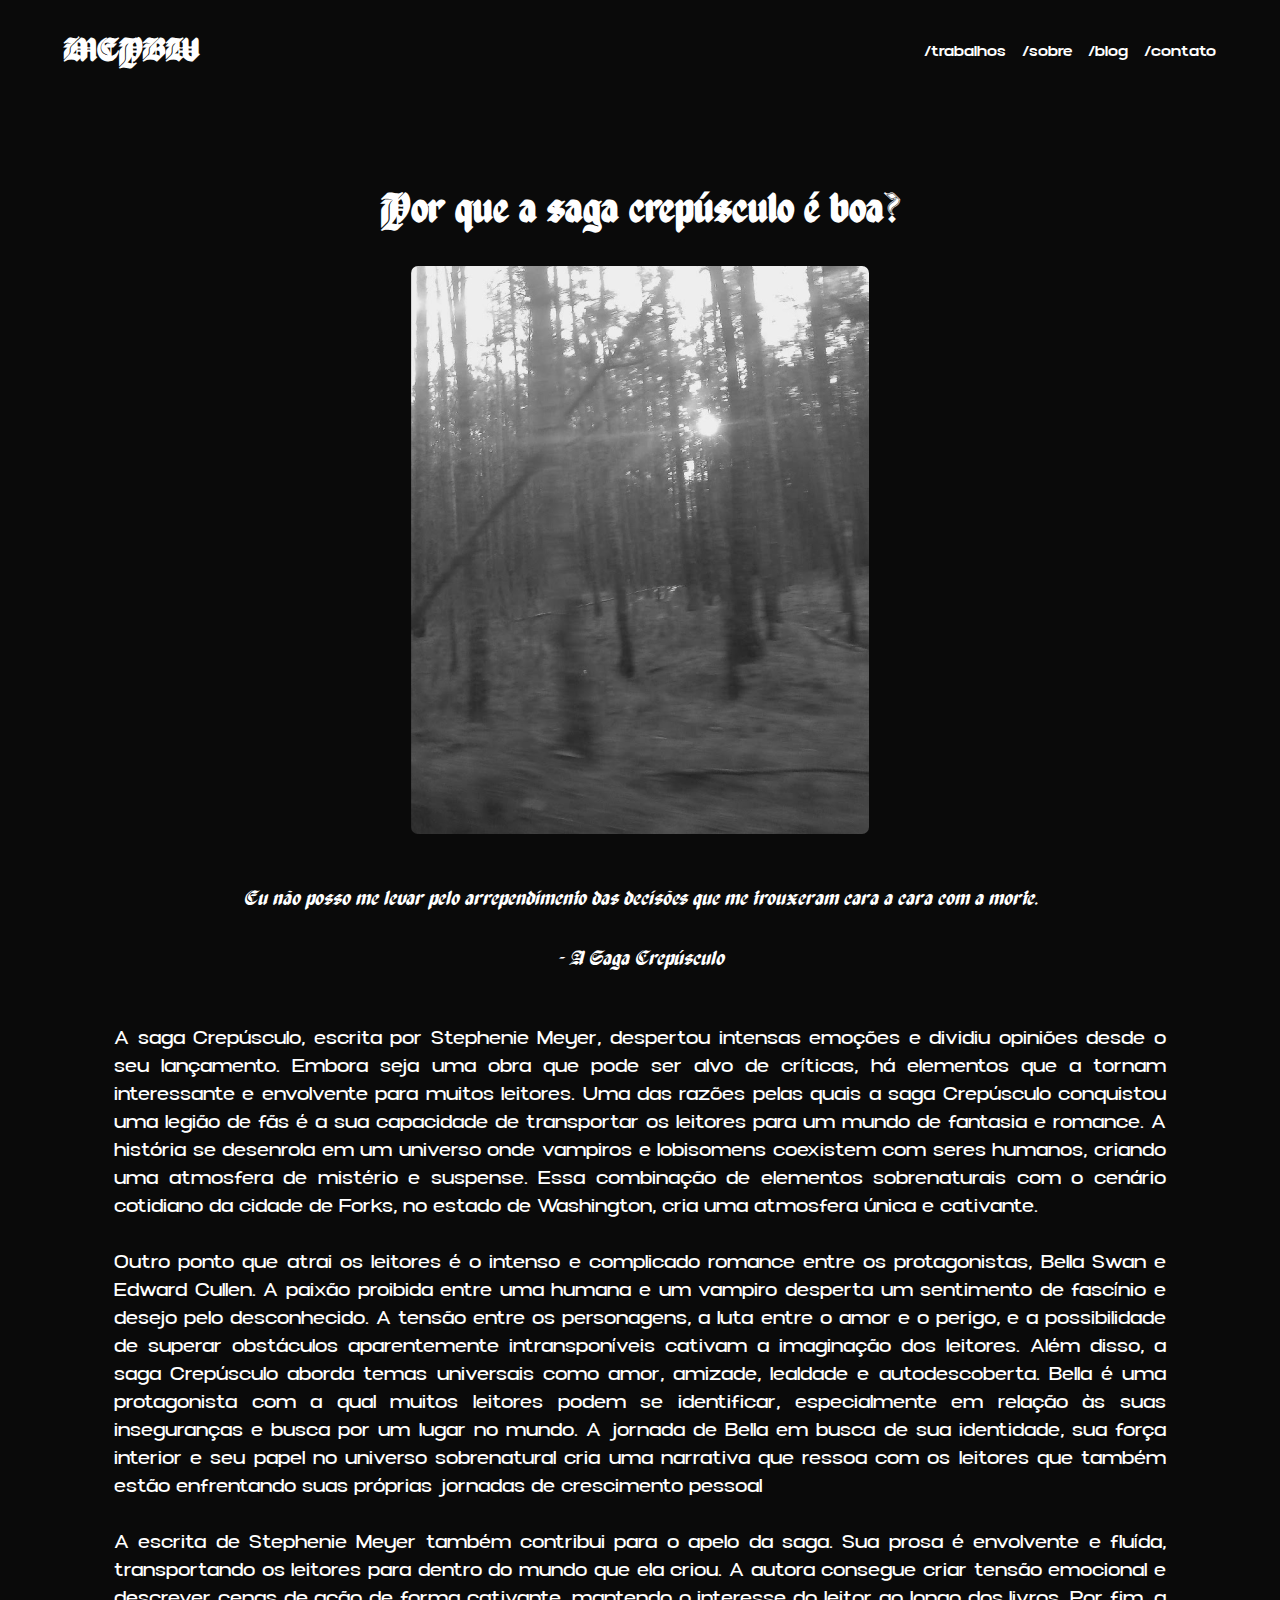
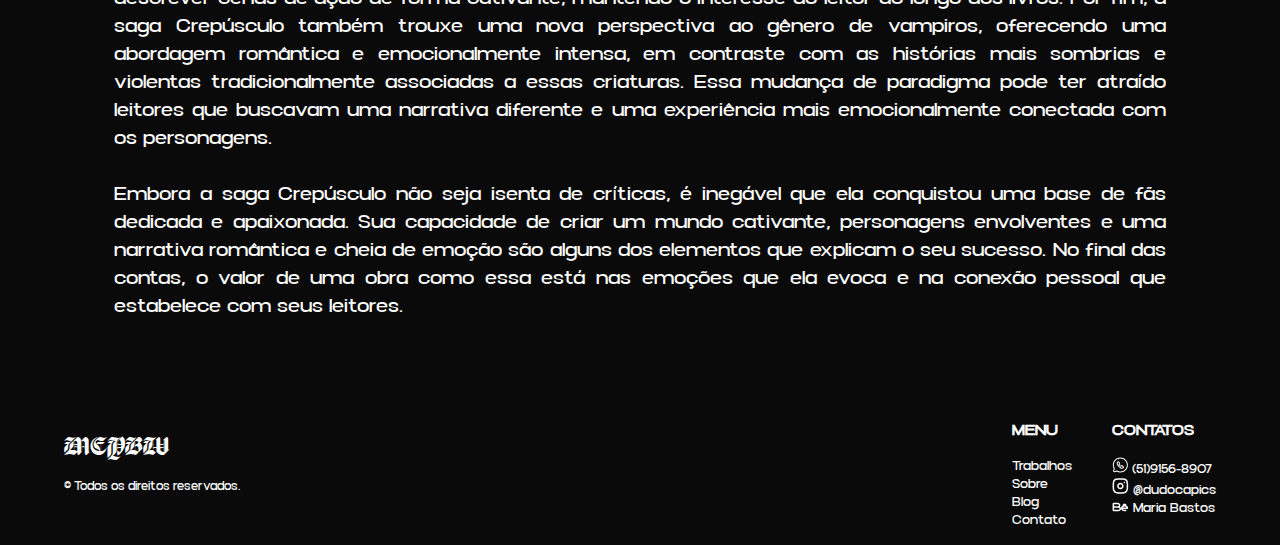
<file: post3.html>
<!DOCTYPE html>
<html lang="pt-BR">

<head>
  <meta charset="UTF-8" />
  <meta name="viewport" content="width=device-width, initial-scale=1.0" />
  <link rel="stylesheet" href="./styles/default.css" />
  <link rel="stylesheet" href="./styles/post.css" />
  <title>A magia das cidades do interior | MEPBW</title>
</head>

<body>
  <!-- Botão voltar ao topo -->
  <button class="bottomtop">
    <img src="./styles/images/top.svg" />
  </button>

  <!-- CABEÇALHO/NAVBAR -->
  <header id="header">
    <h1 class="reanimation"><a href="./home.html" class="hover">MEPBW</a></h1>
    <nav id="nav">
      <button id="btn-mobile">
        <img src="./styles/menu_hamburguer.svg" alt="menu hamburguer" />
      </button>
      <ul class="grovericMedium" id="menu">
        <li><a href="./trabalhos.html" class="hover">/trabalhos</a></li>
        <li><a href="./sobre.html" class="hover">/sobre</a></li>
        <li><a href="./blog.html" class="hover">/blog</a></li>
        <li><a href="./contato.html" class="hover">/contato</a></li>
      </ul>
    </nav>
  </header>

  <!-- CONTEÚDO -->
  <main id="conteudo">
    <section class="content">
      <h1 class="reanimation" id="title">Por que a saga crepúsculo é boa?</h1>

      <img src="./styles/images/trabalho2.png" />
      <p class="reanimation citacao">
        Eu não posso me levar pelo arrependimento das decisões que me trouxeram
        cara a cara com a morte.
        <br /><br />
        - A Saga Crepúsculo
      </p>
      <p class="grovericRegular autoral">
        A saga Crepúsculo, escrita por Stephenie Meyer, despertou intensas
        emoções e dividiu opiniões desde o seu lançamento. Embora seja uma obra
        que pode ser alvo de críticas, há elementos que a tornam interessante e
        envolvente para muitos leitores. Uma das razões pelas quais a saga
        Crepúsculo conquistou uma legião de fãs é a sua capacidade de
        transportar os leitores para um mundo de fantasia e romance. A história
        se desenrola em um universo onde vampiros e lobisomens coexistem com
        seres humanos, criando uma atmosfera de mistério e suspense. Essa
        combinação de elementos sobrenaturais com o cenário cotidiano da cidade
        de Forks, no estado de Washington, cria uma atmosfera única e cativante.

        <br /><br />
        Outro ponto que atrai os leitores é o intenso e complicado romance entre
        os protagonistas, Bella Swan e Edward Cullen. A paixão proibida entre
        uma humana e um vampiro desperta um sentimento de fascínio e desejo pelo
        desconhecido. A tensão entre os personagens, a luta entre o amor e o
        perigo, e a possibilidade de superar obstáculos aparentemente
        intransponíveis cativam a imaginação dos leitores. Além disso, a saga
        Crepúsculo aborda temas universais como amor, amizade, lealdade e
        autodescoberta. Bella é uma protagonista com a qual muitos leitores
        podem se identificar, especialmente em relação às suas inseguranças e
        busca por um lugar no mundo. A jornada de Bella em busca de sua
        identidade, sua força interior e seu papel no universo sobrenatural cria
        uma narrativa que ressoa com os leitores que também estão enfrentando
        suas próprias jornadas de crescimento pessoal
        <br /><br />
        A escrita de Stephenie Meyer também contribui para o apelo da saga. Sua
        prosa é envolvente e fluída, transportando os leitores para dentro do
        mundo que ela criou. A autora consegue criar tensão emocional e
        descrever cenas de ação de forma cativante, mantendo o interesse do
        leitor ao longo dos livros. Por fim, a saga Crepúsculo também trouxe uma
        nova perspectiva ao gênero de vampiros, oferecendo uma abordagem
        romântica e emocionalmente intensa, em contraste com as histórias mais
        sombrias e violentas tradicionalmente associadas a essas criaturas. Essa
        mudança de paradigma pode ter atraído leitores que buscavam uma
        narrativa diferente e uma experiência mais emocionalmente conectada com
        os personagens.
        <br /><br />
        Embora a saga Crepúsculo não seja isenta de críticas, é inegável que ela
        conquistou uma base de fãs dedicada e apaixonada. Sua capacidade de
        criar um mundo cativante, personagens envolventes e uma narrativa
        romântica e cheia de emoção são alguns dos elementos que explicam o seu
        sucesso. No final das contas, o valor de uma obra como essa está nas
        emoções que ela evoca e na conexão pessoal que estabelece com seus
        leitores.
      </p>
    </section>
  </main>

  <!-- RODAPÉ -->
  <footer class="rodape">
    <div class="logoRodape">
      <a class="reanimation">MEPBW</a>
      <p class="grovericRegular text-white">© Todos os direitos reservados.</p>
    </div>

    <div class="menuRodape">
      <ul class="grovericRegular listaRodape">
        <li>
          <h2>MENU</h2>
        </li>
        <li><a href="./trabalhos.html">Trabalhos</a></li>
        <li><a href="./sobre.html">Sobre</a></li>
        <li><a href="./blog.html">Blog</a></li>
        <li><a href="./contato.html">Contato</a></li>
      </ul>

      <ul class="grovericRegular listaRodape">
        <li>
          <h2>CONTATOS</h2>
        </li>
        <li>
          <a href="https://api.whatsapp.com/send?phone=5551991568907" target="_blank" rel="noopener noreferrer">
            <img src="./styles/images/zap.svg"> (51)9156-8907
          </a>
        </li>
        <li>
          <a href="https://www.instagram.com/dudocapics/" target="_blank" rel="noopener noreferrer">
            <img src="./styles/images/insta.svg"> @dudocapics
          </a>
        </li>
        <li>
          <a href="https://www.behance.net/mariabastos11" target="_blank" rel="noopener noreferrer">
            <img src="./styles/images/behance.svg"> Maria Bastos</a>
          </a>
        </li>
      </ul>
    </div>
  </footer>
</body>

</html>
</file>
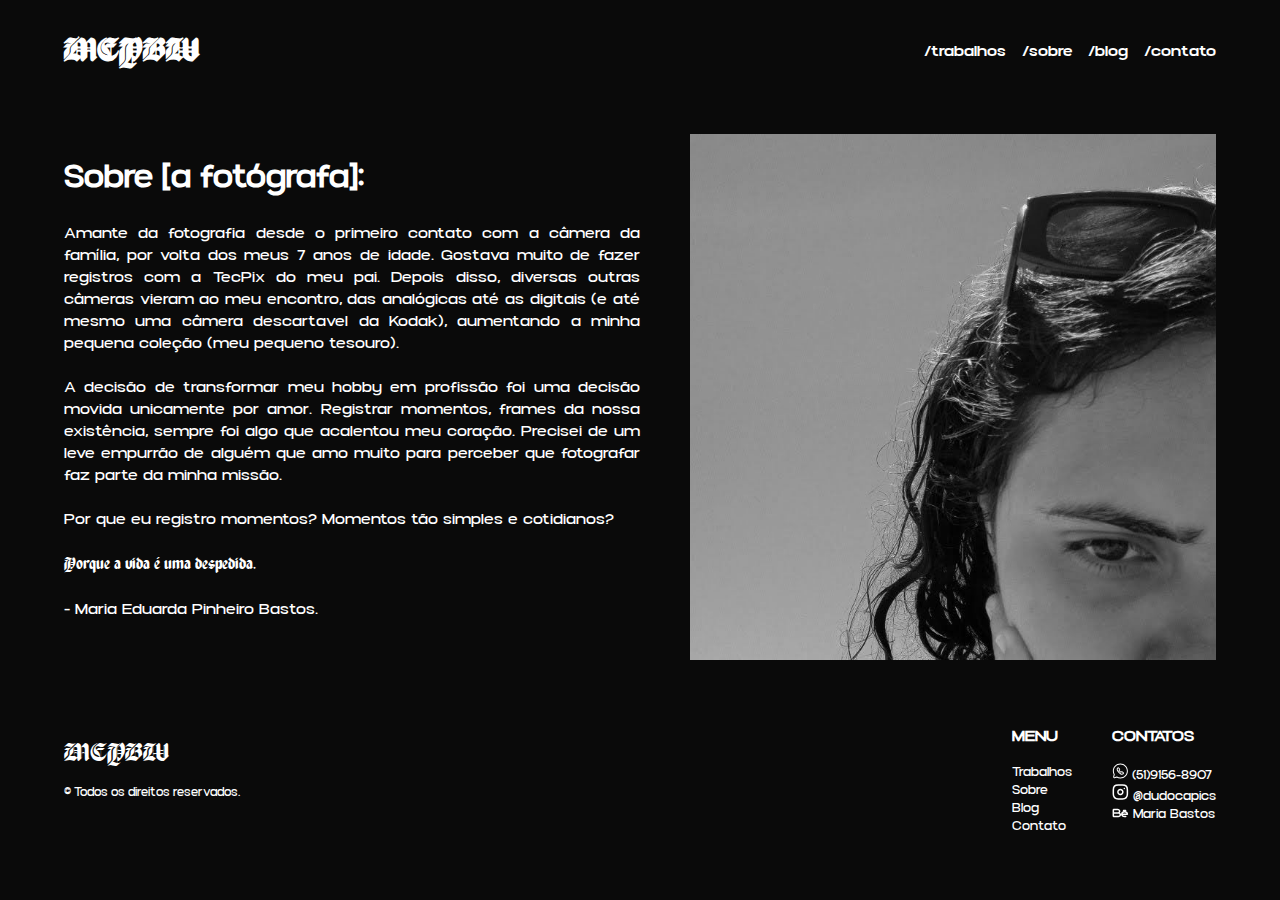
<file: sobre.html>
<!DOCTYPE html>
<html lang="en">

<head>
  <meta charset="UTF-8">
  <meta name="viewport" content="width=device-width, initial-scale=1.0">
  <link rel="stylesheet" href="./styles/default.css">
  <link rel="stylesheet" href="./styles/sobre.css">
  <title>Sobre | MEPBW</title>
</head>

<body>
  <!-- Botão voltar ao topo -->
  <button class="bottomtop">
    <img src="./styles/images/top.svg" />
  </button>

  <!-- CABEÇALHO/NAVBAR -->
  <header id="header">
    <h1 class="reanimation"><a href="./home.html" class="hover">MEPBW</a></h1>
    <nav id="nav">
      <button id="btn-mobile">
        <img src="./styles/menu_hamburguer.svg" alt="menu hamburguer" />
      </button>
      <ul class="grovericMedium" id="menu">
        <li><a href="./trabalhos.html" class="hover">/trabalhos</a></li>
        <li><a href="./sobre.html" class="hover">/sobre</a></li>
        <li><a href="./blog.html" class="hover">/blog</a></li>
        <li><a href="./contato.html" class="hover">/contato</a></li>
      </ul>
    </nav>
  </header>

  <main id="conteudo">
    <section class="sobre">
      <div class="texto">
        <div class="title">
          <h1 class="grovericRegular">Sobre [a fotógrafa]:</h1>
        </div>
        <p class="grovericRegular">
          Amante da fotografia desde o primeiro contato com a câmera da família, por volta dos meus 7 anos de idade.
          Gostava muito de fazer registros com a TecPix do meu pai.
          Depois disso, diversas outras câmeras vieram ao meu encontro,
          das analógicas até as digitais (e até mesmo uma câmera descartavel da Kodak),
          aumentando a minha pequena coleção (meu pequeno tesouro).
          <br><br>
          A decisão de transformar meu hobby em profissão foi uma decisão movida unicamente por amor.
          Registrar momentos, frames da nossa existência, sempre foi algo que acalentou meu coração.
          Precisei de um leve empurrão de alguém que amo muito para perceber que fotografar faz parte da minha missão.
          <br><br>
          Por que eu registro momentos? Momentos tão simples e cotidianos?
          <br><br>
          <a class="reanimation hover">Porque a vida é uma despedida.</a>
          <br><br>
          <a class="grovericRegular">- Maria Eduarda Pinheiro Bastos.</a>
        </p>
      </div>

      <div class="imagem">
        <img src="./styles/images/about.jpg">
      </div>
    </section>
  </main>

  <!-- RODAPÉ -->
  <footer class="rodape">
    <div class="logoRodape">
      <a class="reanimation hover">MEPBW</a>
      <p class="grovericRegular text-white">© Todos os direitos reservados.</p>
    </div>

    <div class="menuRodape">
      <ul class="grovericRegular listaRodape">
        <li>
          <h2>MENU</h2>
        </li>
        <li><a href="./trabalhos.html" class="hover">Trabalhos</a></li>
        <li><a href="./sobre.html" class="hover">Sobre</a></li>
        <li><a href="./blog.html" class="hover">Blog</a></li>
        <li><a href="./contato.html" class="hover">Contato</a></li>
      </ul>

      <ul class="grovericRegular listaRodape">
        <li>
          <h2>CONTATOS</h2>
        </li>
        <li>
          <a href="https://api.whatsapp.com/send?phone=5551991568907" target="_blank" rel="noopener noreferrer"
            class="hover">
            <img src="./styles/images/zap.svg"> (51)9156-8907
          </a>
        </li>
        <li>
          <a href="https://www.instagram.com/dudocapics/" target="_blank" rel="noopener noreferrer" class="hover">
            <img src="./styles/images/insta.svg"> @dudocapics
          </a>
        </li>
        <li>
          <a href="https://www.behance.net/mariabastos11" target="_blank" rel="noopener noreferrer" class="hover">
            <img src="./styles/images/behance.svg"> Maria Bastos</a>
          </a>
        </li>
      </ul>
    </div>
  </footer>

  <script src="./js/default.js"></script>
</body>

</html>
</file>
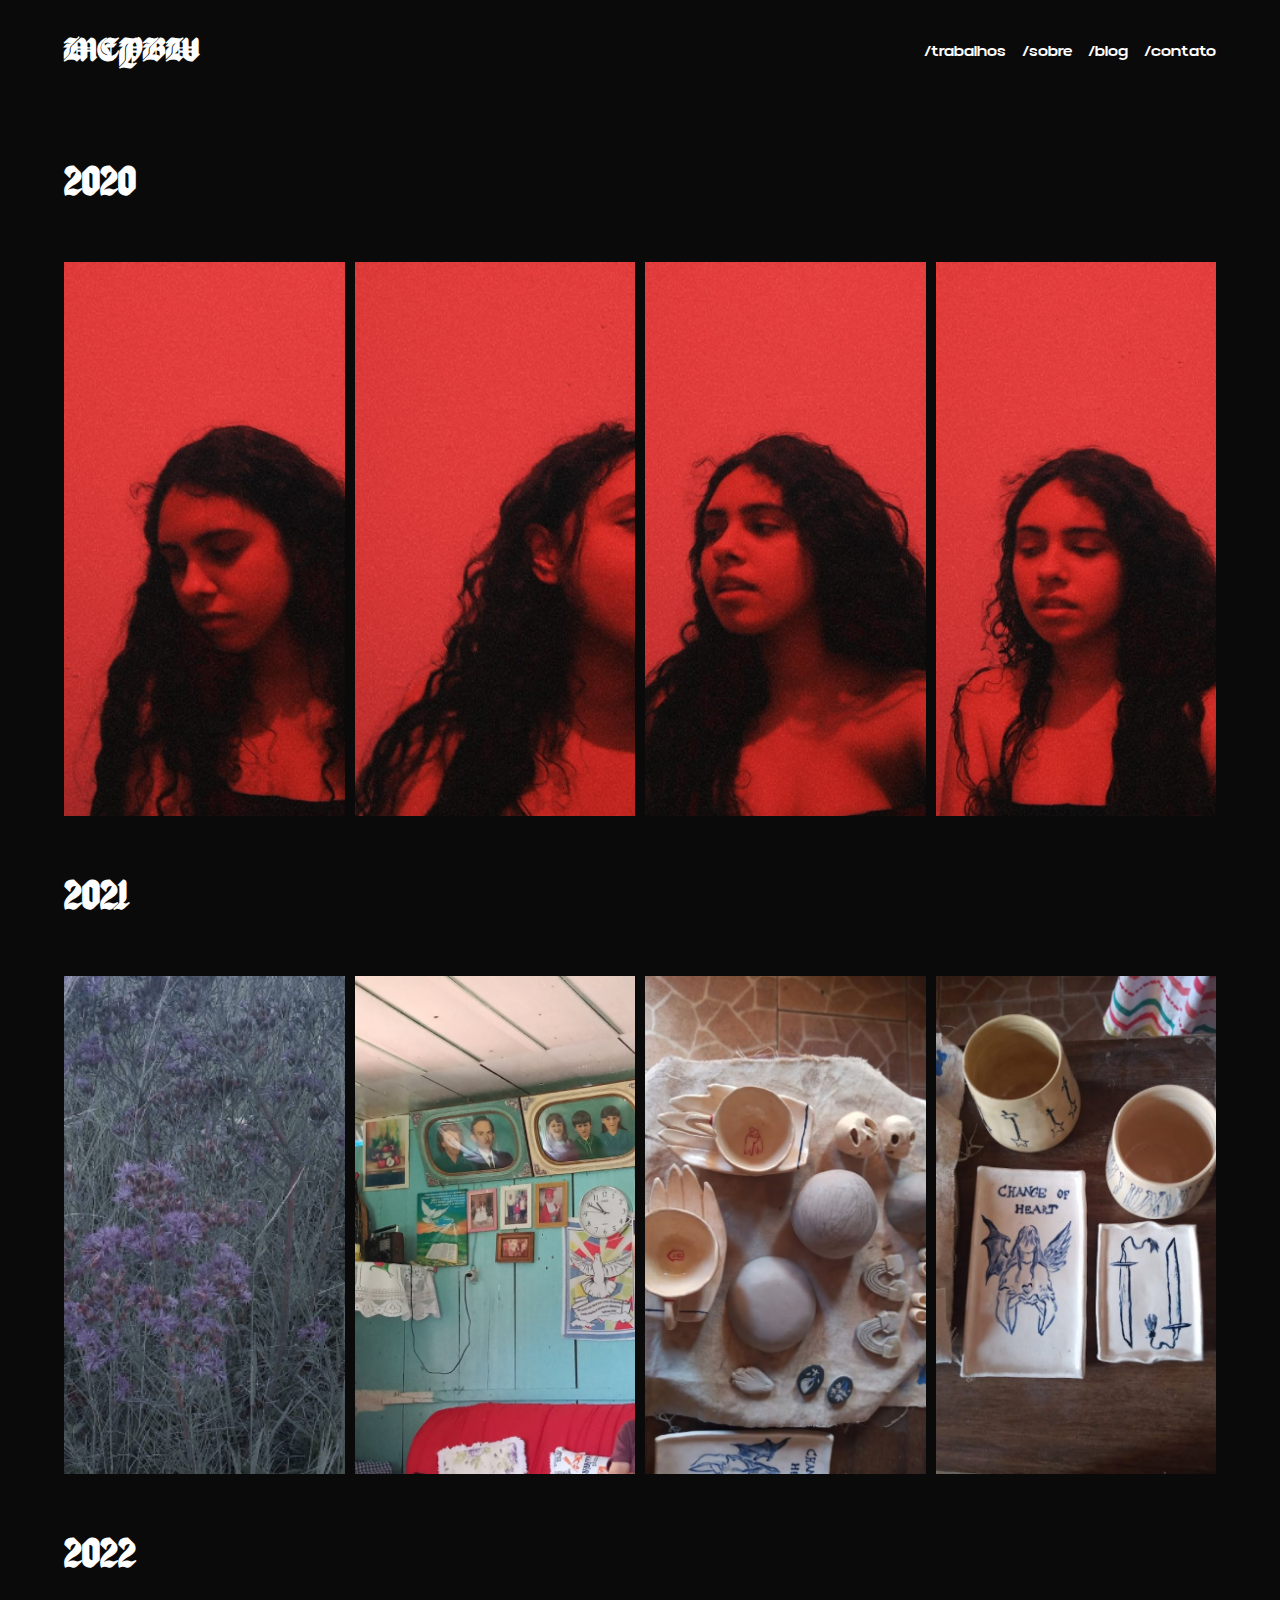
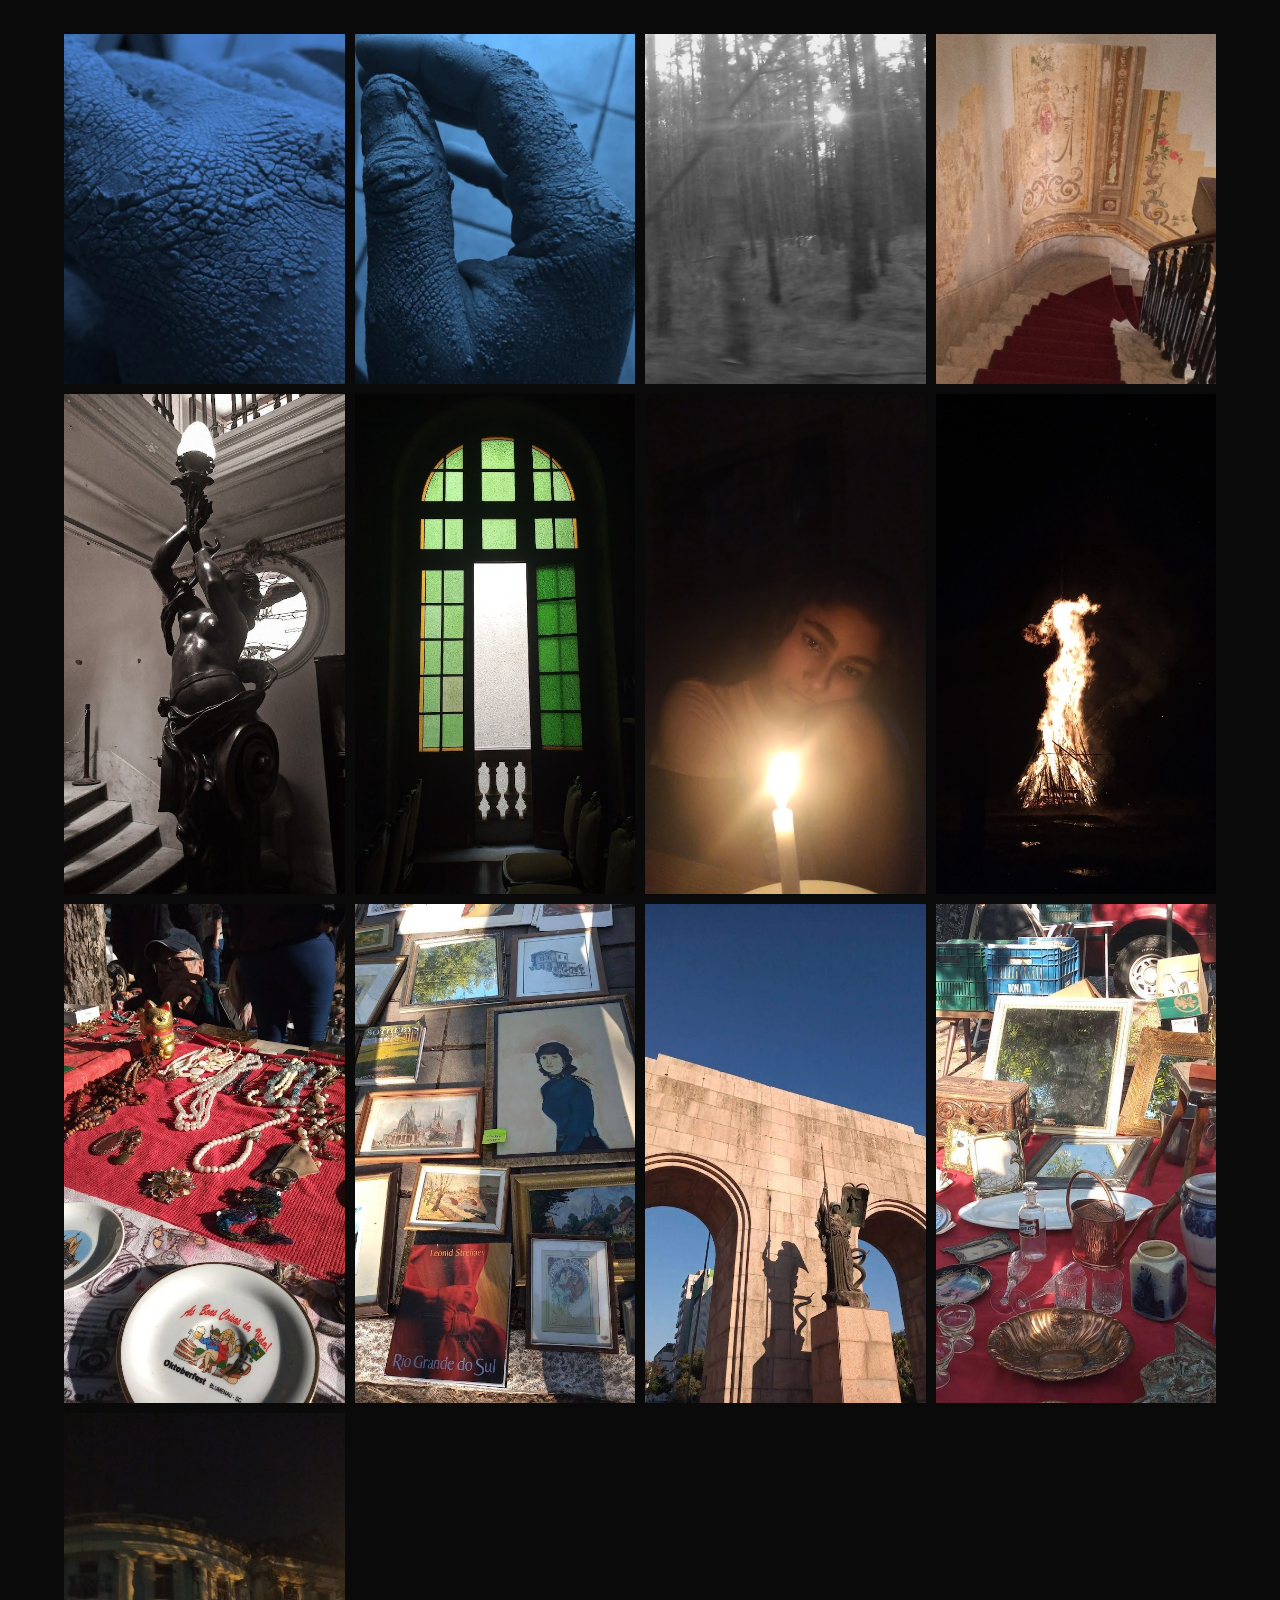
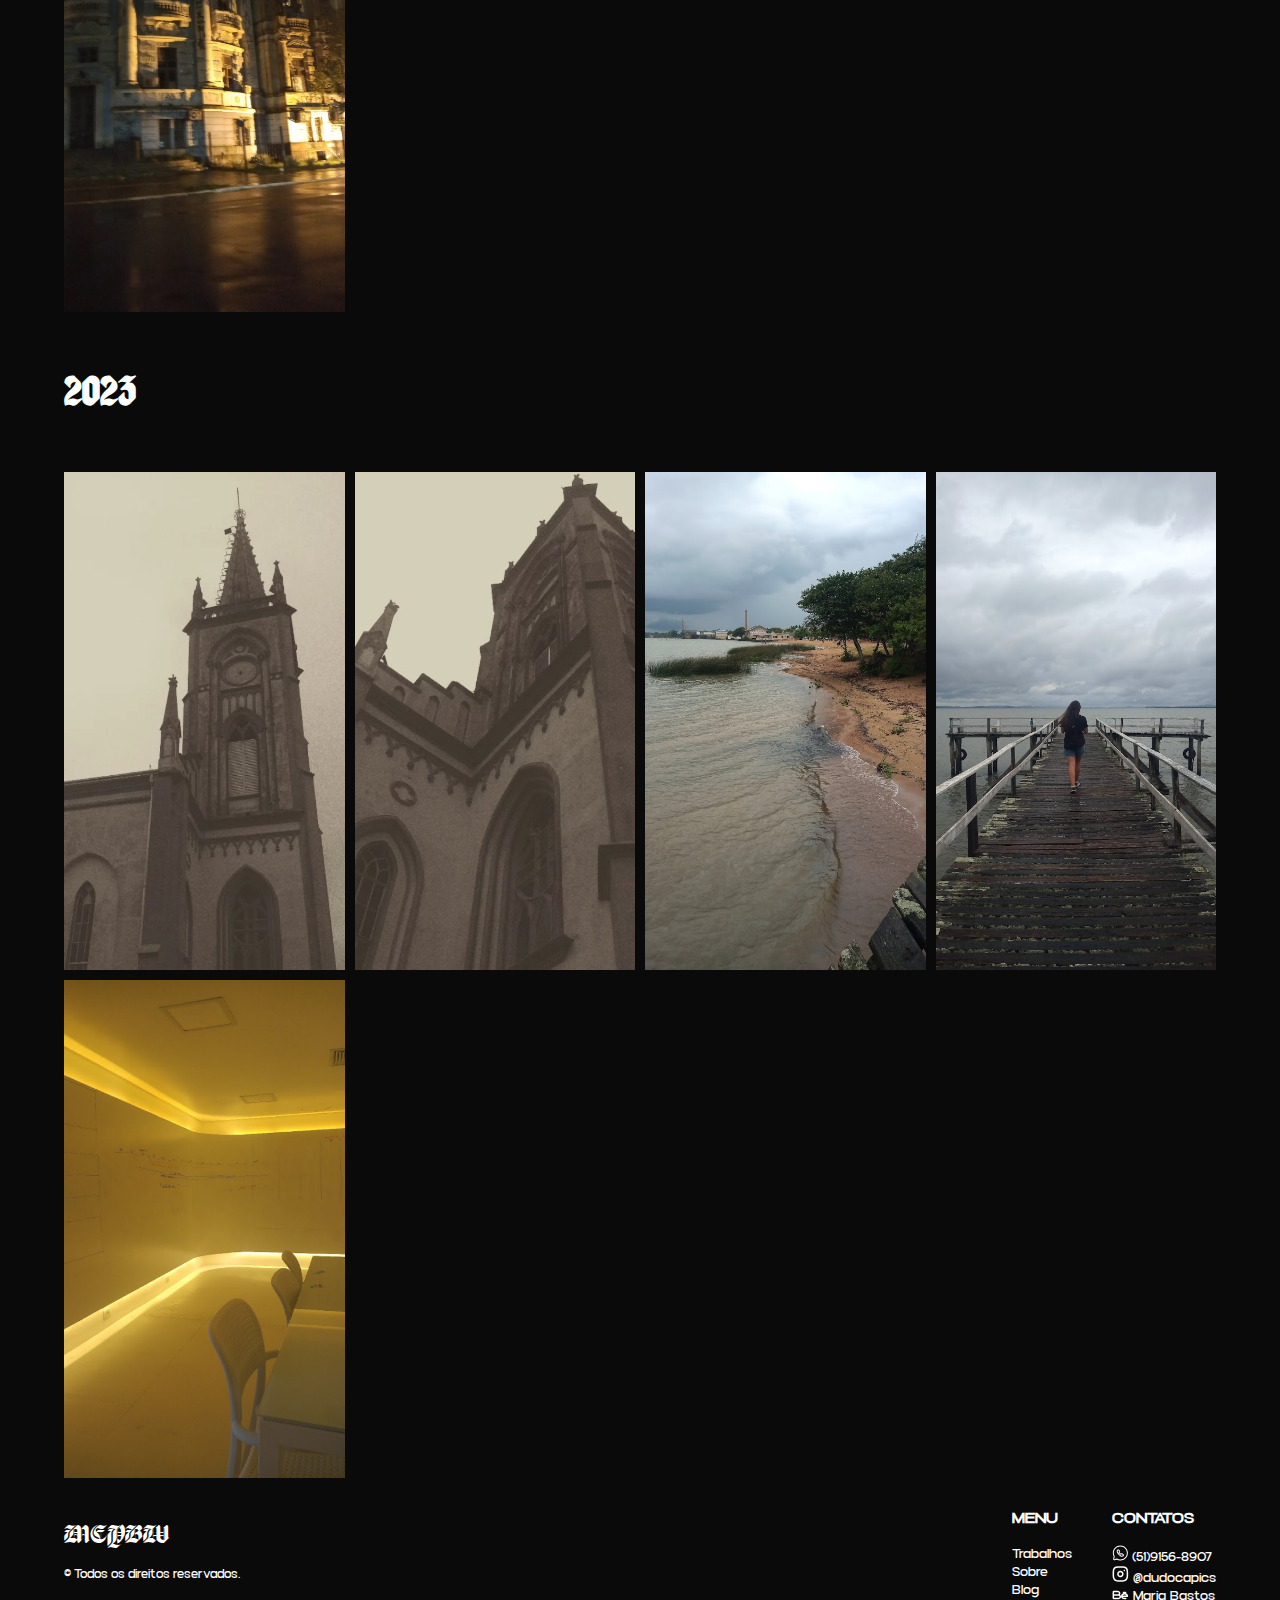
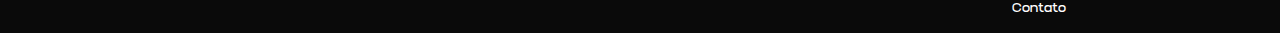
<file: trabalhos.html>
<!DOCTYPE html>
<html lang="pt-BR">

<head>
  <meta charset="UTF-8">
  <meta name="viewport" content="width=device-width, initial-scale=1.0">
  <link rel="stylesheet" href="./styles/default.css">
  <link rel="stylesheet" href="./styles/trabalhos.css">
  <title>Trabalhos | MEPBW</title>
</head>

<body>
  <!-- Botão voltar ao topo -->
  <button class="bottomtop">
    <img src="./styles/images/top.svg" />
  </button>

  <!-- CABEÇALHO/NAVBAR -->
  <header id="header">
    <h1 class="reanimation"><a href="./home.html" class="hover">MEPBW</a></h1>
    <nav id="nav">
      <button id="btn-mobile">
        <img src="./styles/menu_hamburguer.svg" alt="menu hamburguer" />
      </button>
      <ul class="grovericMedium" id="menu">
        <li><a href="./trabalhos.html" class="hover">/trabalhos</a></li>
        <li><a href="./sobre.html" class="hover">/sobre</a></li>
        <li><a href="./blog.html" class="hover">/blog</a></li>
        <li><a href="./contato.html" class="hover">/contato</a></li>
      </ul>
    </nav>
  </header>

  <!-- CONTEÚDO -->
  <main id="conteudo">
    <section id="galeria" onload="bordaImagem()">
      <h2 class="reanimation hover">2020</h2>
      <div class="fotos">
        <img class="item" onclick="fullScreen()" src="./styles/images/trabalhos/2020-1.png">
        <img class="item" onclick="fullScreen()" src="./styles/images/trabalhos/2020-2.png">
        <img class="item" onclick="fullScreen()" src="./styles/images/trabalhos/2020-3.png">
        <img class="item" onclick="fullScreen()" src="./styles/images/trabalhos/2020-4.png">
      </div>

      <h2 class="reanimation hover">2021</h2>
      <div class="fotos">
        <img class="item" onclick="fullScreen()" src="./styles/images/trabalhos/2021-1.png">
        <img class="item" onclick="fullScreen()" src="./styles/images/trabalhos/2021-4.png">
        <img class="item" onclick="fullScreen()" src="./styles/images/trabalhos/2021-2.png">
        <img class="item" onclick="fullScreen()" src="./styles/images/trabalhos/2021-3.png">
      </div>

      <h2 class="reanimation hover">2022</h2>
      <div class="fotos">
        <img class="item" onclick="fullScreen()" src="./styles/images/trabalhos/2022-1.png">
        <img class="item" onclick="fullScreen()" src="./styles/images/trabalhos/2022-2.png">
        <img class="item" onclick="fullScreen()" src="./styles/images/trabalhos/2022-3.png">
        <img class="item" onclick="fullScreen()" src="./styles/images/trabalhos/2022-4.jpg">
        <img class="item" onclick="fullScreen()" src="./styles/images/trabalhos/2022-5.jpg">
        <img class="item" onclick="fullScreen()" src="./styles/images/trabalhos/2022-6.jpg">
        <img class="item" onclick="fullScreen()" src="./styles/images/trabalhos/2022-7.jpg">
        <img class="item" onclick="fullScreen()" src="./styles/images/trabalhos/2022-8.jpg">
        <img class="item" onclick="fullScreen()" src="./styles/images/trabalhos/2022-9.jpg">
        <img class="item" onclick="fullScreen()" src="./styles/images/trabalhos/2022-10.jpg">
        <img class="item" onclick="fullScreen()" src="./styles/images/trabalhos/2022-11.jpg">
        <img class="item" onclick="fullScreen()" src="./styles/images/trabalhos/2022-12.jpg">
        <img class="item" onclick="fullScreen()" src="./styles/images/trabalhos/2022-13.jpg">
      </div>

      <h2 class="reanimation hover">2023</h2>
      <div class="fotos">
        <img class="item" onclick="fullScreen()" src="./styles/images/trabalhos/2023-2.png">
        <img class="item" onclick="fullScreen()" src="./styles/images/trabalhos/2023-3.png">
        <img class="item" onclick="fullScreen()" src="./styles/images/trabalhos/2023-1.png">
        <img class="item" onclick="fullScreen()" src="./styles/images/trabalhos/2023-5.png">
        <img class="item" onclick="fullScreen()" src="./styles/images/trabalhos/2023-4.png">
      </div>
    </section>
  </main>

  <!-- RODAPÉ -->
  <footer class="rodape">
    <div class="logoRodape">
      <a class="reanimation hover">MEPBW</a>
      <p class="grovericRegular text-white">© Todos os direitos reservados.</p>
    </div>

    <div class="menuRodape">
      <ul class="grovericRegular listaRodape">
        <li>
          <h2>MENU</h2>
        </li>
        <li><a href="./trabalhos.html" class="hover">Trabalhos</a></li>
        <li><a href="./sobre.html" class="hover">Sobre</a></li>
        <li><a href="./blog.html" class="hover">Blog</a></li>
        <li><a href="./contato.html" class="hover">Contato</a></li>
      </ul>

      <ul class="grovericRegular listaRodape">
        <li>
          <h2>CONTATOS</h2>
        </li>
        <li>
          <a href="https://api.whatsapp.com/send?phone=5551991568907" target="_blank" rel="noopener noreferrer"
            class="hover">
            <img src="./styles/images/zap.svg"> (51)9156-8907
          </a>
        </li>
        <li>
          <a href="https://www.instagram.com/dudocapics/" target="_blank" rel="noopener noreferrer" class="hover">
            <img src="./styles/images/insta.svg"> @dudocapics
          </a>
        </li>
        <li>
          <a href="https://www.behance.net/mariabastos11" target="_blank" rel="noopener noreferrer" class="hover">
            <img src="./styles/images/behance.svg"> Maria Bastos</a>
          </a>
        </li>
      </ul>
    </div>
  </footer>

  <script src="./js/default.js" defer></script>
</body>

</html>
</file>
<file: styles/default.css>
/* Font-family */
@font-face {
    font-family: "Reanimation";
    src: url('./fonts/REANIMATION_Blackletter.ttf');
}

@font-face {
    font-family: "GrovericRegular";
    src: url('./fonts/GrovericRegular.ttf');
}

@font-face {
    font-family: "GrovericMedium";
    src: url('./fonts/GrovericMedium.ttf');
}

@font-face {
    font-family: "GrovericBold";
    src: url('./fonts/GrovericBold.ttf');
}

.grovericRegular {
    font-family: "GrovericRegular";
    color: white;
}

.grovericMedium {
    font-family: "GrovericMedium";
    color: white;
}

.grovericBold {
    font-family: "GrovericBold";
    color: white;
}

.reanimation {
    font-family: "Reanimation";
    color: white;
}

/* Resetando o padrão da página HTML */
html,
body {
    margin: 0 auto;
    padding: 0px;
    box-sizing: border-box;
    background-color: #0A0A0A;
    overflow-x: hidden;
    font-family: sans-serif;
    scroll-behavior: smooth;
    /* ao scrollar, ele suaviza o scroll */
}

/* Remove os pontinhos e linha das listas */
ul,
li,
a {
    list-style: none;
    text-decoration: none;
}

/* Cabeçalhos das seções */
.header {
    width: 100%;
    display: flex;
    justify-content: space-between;
}

/* Cabeçalho/Navbar */
#header {
    position: relative;
    right: 0;
    left: 0;
    height: 70px;
    padding: 1rem;
    display: flex;
    align-items: center;
    justify-content: space-between;
    background-color: #0A0A0A;
    z-index: 1000;
    padding-left: 5vw;
    padding-right: 5vw;
}

#header a {
    color: white;
}

#menu {
    display: flex;
    list-style: none;
    gap: 1rem;
    margin: 0px;
}

#menu a {
    display: block;
    transition: .2s;
}

#btn-mobile {
    display: none;
    background-color: transparent;
    color: white;
    cursor: pointer;
    font-size: 16px;
    font-weight: bold;
    border-radius: 5px;
    transition: .2s;
    border: none;
}

#btn-mobile img {
    width: 30px;
    height: 30px;
}

@media (max-width: 768px) {

    /* Menu aparece de baixo, ocupando mais view height port */
    #menu {
        position: absolute;
        height: auto;
        display: none;
        width: 100vw;
        top: 70px;
        right: 0px;
        background-color: #0A0A0A;
    }

    #btn-mobile {
        display: block;
    }

    #nav.active #menu {
        display: flex;
        flex-direction: column;
        padding: 1rem;
        text-indent: 3rem;
    }
}

/* Rodapé/Footer */
.rodape {
    display: flex;
    justify-content: space-between;
    align-items: center;
    padding: 0 5vw;
}

/* Removendo o estilo de lista dos elementos LINKS do rodapé */
.listaRodape li a {
    color: white;
}

.menuRodape {
    display: flex;
}

.menuRodape h2 {
    font-size: 16px;
    margin-bottom: 1rem;
}

.menuRodape li {
    font-size: 13px;
}

.logoRodape {
    font-size: 25px;
}

.logoRodape p {
    font-size: 12px;
}

.text-black {
    color: black !important;
}

.text-white {
    color: white !important;
}

/* Conteúdo/miolo de todas as páginas */
#conteudo {
    display: flex;
    align-items: start;
    justify-content: start;
    padding: 0 5vw;
}

/* botão de voltar ao topo */
/* Botão fixado no canto inferior direito da tela */
.bottomtop {
    display: none;
    position: fixed;
    bottom: 20px;
    right: 20px;
    z-index: 1000;
    cursor: pointer;
    background-color: #0A0A0A;
    border: 1px solid white;
    border-radius: 100%;
    padding: 10px;
    transition: .2s;
}

/* Imagem que se adapta ao tamanho do elemento pai */
.bottomtop img {
    width: 20px;
    height: 20px;
}

/* Crie uma div com aparência de toastify */
.aviso {
    width: 100%;
    padding-top: 1rem;
    padding-bottom: 1rem;
    background-color: #0A0A0A;
}

/* Scrollbar style */
/* width */
::-webkit-scrollbar {
    width: 6px;
    height: 6px;
}

/* Track */
::-webkit-scrollbar-track {
    background: transparent;
}

/* Handle */
::-webkit-scrollbar-thumb {
    background: red;
}

/* Handle on hover */
::-webkit-scrollbar-thumb:hover {
    background: rgb(168, 8, 8);
}
</file>
<file: styles/home.css>
#conteudo {
    flex-direction: column;
}

/* BANNER COM 4 FOTOS */
.banner {
    display: grid;
    grid-template-columns: repeat(4, auto);
}

.banner img {
    width: 100%;
}

/* TRABALHOS */
.work {
    margin-top: 40px;
    margin-bottom: 40px;
}

.work .items {
    display: flex;
    flex-wrap: wrap;
    justify-content: center;
    max-width: 100%;
    margin: 0 auto;
    padding: 0;
    gap: 20px;
}

.work .items img {
    display: flex;
    flex: 1 1 calc(33.33% - 200px);
    min-width: 30%;
    border-radius: 8px;
    gap: 20px;
}

/* quando o mouse passa em cima, a escala das imagens aumenta */
.work .items img:hover {
    transform: scale(1.05);
}

.work .items>img {
    flex: 1 1 300px;
    display: flex;
    justify-content: center;
    flex-direction: column;
}

/* SOBRE */
.about {
    width: 100%;
    display: flex;
    flex-direction: column;
    justify-content: space-between;
    align-items: center;
    margin-top: 4em;
    margin-bottom: 4em;
}

.about p {
    width: 100%;
    text-align: right;
    font-size: 32px;
    word-wrap: break-word;
}

/* BLOG */
.blog {
    width: 100%;
    display: flex;
    flex-direction: column;
    margin-bottom: 20vh;
}

.blog .header {
    width: 100%;
    display: flex;
    flex-direction: row;
    align-items: center;
    justify-content: space-between;
}

/* Quebrar items de acordo com a tela */
.blog .items {
    display: grid;
    grid-template-columns: repeat(auto-fit, minmax(300px, 1fr));
    flex-wrap: wrap;
    padding: 0;
    gap: 20px;
}

.blog img {
    width: 100%;
    display: block;
    object-fit: cover;
    border-radius: 8px;
}

/* Quando for telas a partir de tablet, diminuir o font-size do texto abaixo: */
@media (max-width: 1440px) {
    .about p {
        font-size: 36px;
    }
}

@media (max-width: 1024px) {
    .about p {
        font-size: 32px;
    }
}

@media (max-width: 768px) {
    .about p {
        font-size: 24px;
    }
}

/* animação da área de trabalhos */
</file>
<file: styles/blog.css>
.blog {
    display: flex;
    justify-content: center;
    flex-direction: column;
    padding: 4vh 0;
}

.header {
    display: flex;
    flex-direction: column;
}

/* monte um grid */
.items {
    display: grid;
    grid-template-columns: repeat(3, 1fr);
    grid-gap: 30px;
}

.items>div {
    display: flex;
    justify-content: center;
    align-items: start;
}

.items img {
    width: 100%;
    height: 100%;
    object-fit: cover;
    margin-top: 4vw;
    border-radius: 8px;
}
</file>
<file: styles/contato.css>
#contato {
  display: flex;
  margin: 0 auto;
  text-align: center;
  /* height: 70vh; */
  width: 100%;
  justify-content: center;
  align-items: center;
}

.backgroundForm {
  width: 600px;
  display: flex;
  flex-direction: column;
  color: white;
}

.backgroundForm a {
  font-size: 20px;
  font-weight: 600;
  margin-bottom: 3em;
}

.nameForm,
.emailForm,
.mensagemForm {
  text-align: left;
  margin-bottom: 20px;
}

/* textarea estilizado*/
.mensagemForm textarea {
  width: 100%;
  line-height: 2;
  padding: 10px 0px 10px 10px;
  border: 2px solid #ddd;
  background-color: transparent;
  color: white;
  border-radius: 6px;
  font-size: 14px;
  margin: 5px 0;
}

.mensagemForm textarea:focus {
  outline: none;
  border: 2px solid red;
}

label {
  font-size: 14px;
  font-weight: bold;
  color: white;
}

input[type="text"],
input[type="email"],
input[type="text"] {
  width: 100%;
  line-height: 2;
  padding: 10px 0px 10px 10px;
  border: 2px solid #ddd;
  background-color: transparent;
  color: white;
  border-radius: 6px;
  font-size: 14px;
  margin: 5px 0;
}

input[type="submit"] {
  background-color: #fff;
  color: #000;
  font-weight: 600;
  border: none;
  padding: 10px 20px;
  border-radius: 6px;
  min-height: 48px;
  width: 50%;
  font-size: 16px;
  cursor: pointer;
  transition: all 0.3s ease;
}

input[type="submit"]:hover {
  background-color: rgb(211, 209, 209);
}

.politica {
  font-size: 14px;
  margin-top: 30px;
}

.error {
  color: red;
  font-size: 14px;
  margin-top: 5px;
}

.valid {
  color: green;
  font-size: 14px;
  margin-top: 5px;
}

input[type="text"].error,
input[type="email"].error {
  border: 2px solid red;
}

input[type="text"].valid,
input[type="email"].valid {
  border: 2px solid green;
}

input[type="text"]:focus,
input[type="email"]:focus {
  outline: none;
  border: 2px solid red;
}

input[type="submit"]:disabled {
  opacity: 0.5;
  cursor: not-allowed;
}

input[type="submit"]:disabled:hover {
  background-color: red;
}

@media screen and (max-width: 768px) {

  .nameForm,
  .emailForm {
    display: flex;
    flex-direction: column;
  }

  input[type="submit"] {
    width: 100%;
  }

  .backgroundForm {
    width: 100%;
    padding: 0 20px;
  }
}

.aviso {
  color: red;
  font-weight: bold;
  margin-bottom: 10px;
  background-color: black;
  border: 1px red solid;
}
</file>
<file: styles/post.css>
.content{
    display: inline-block;
    justify-content: center;
    margin: 50px;
    text-align: center;
}

.content h1{
    font-size: 40px;
    font-weight: bold;
    text-align: center;
}

.content img{
    max-width: 100%;
    border-radius: 7px;
    display: block;
    margin: 0 auto;
}

.citacao{
    text-align: center;
    margin: 50px;
    font-size: 20px;
    font-style: italic;
}

.autoral{
    text-align: justify;
    font-size: 20px;
}
</file>
<file: styles/sobre.css>
.sobre {
  display: flex;
  justify-content: center;
  align-items: start;
  margin-top: 2rem;
  margin-bottom: 2rem;
  flex-direction: row;
}

.texto {
  text-align: justify;
  max-width: 50%;
  margin-right: 50px;
}

img {
  max-width: 100%;
  max-height: 100%;
  object-fit: cover;
  margin: 0;
  padding: 0;
}

@media (max-width: 1024px) {
  .sobre {
    flex-direction: column;
    align-items: center;
  }

  .texto {
    max-width: 100%;
    margin-right: 0;
  }

  .imagem {
    margin-top: 2rem;
    justify-content: center;
  }

  img {
    max-width: 100%;
  }
}
</file>
<file: styles/trabalhos.css>
.header {
  width: 100%;
  padding-left: 5vw;
}

/* Galeria de fotos */
#galeria {
  /* width: 100%; */
  display: flex;
  flex-direction: column;
  flex-wrap: wrap;
}

#galeria h1 {
  font-size: 70px;
  margin: 50px 0;
}

#galeria h2 {
  font-size: 40px;
  margin: 50px 0;
}

.fotos {
  width: 100%;
  display: grid;
  gap: 10px;
  grid-template-columns: repeat(4, 1fr);
}


.fotos img {
  width: 100%;
  height: 100%;
  object-fit: cover;
  margin: 0;
  padding: 0;
  cursor: pointer;
}

@media (max-width: 1024px) {
  .fotos {
    grid-template-columns: repeat(3, 1fr);
  }
}

@media (max-width: 768px) {
  .fotos {
    grid-template-columns: repeat(2, 1fr);
  }
}

@media (max-width: 500px) {
  .fotos {
    grid-template-columns: repeat(1, 1fr);
  }
}
</file>
